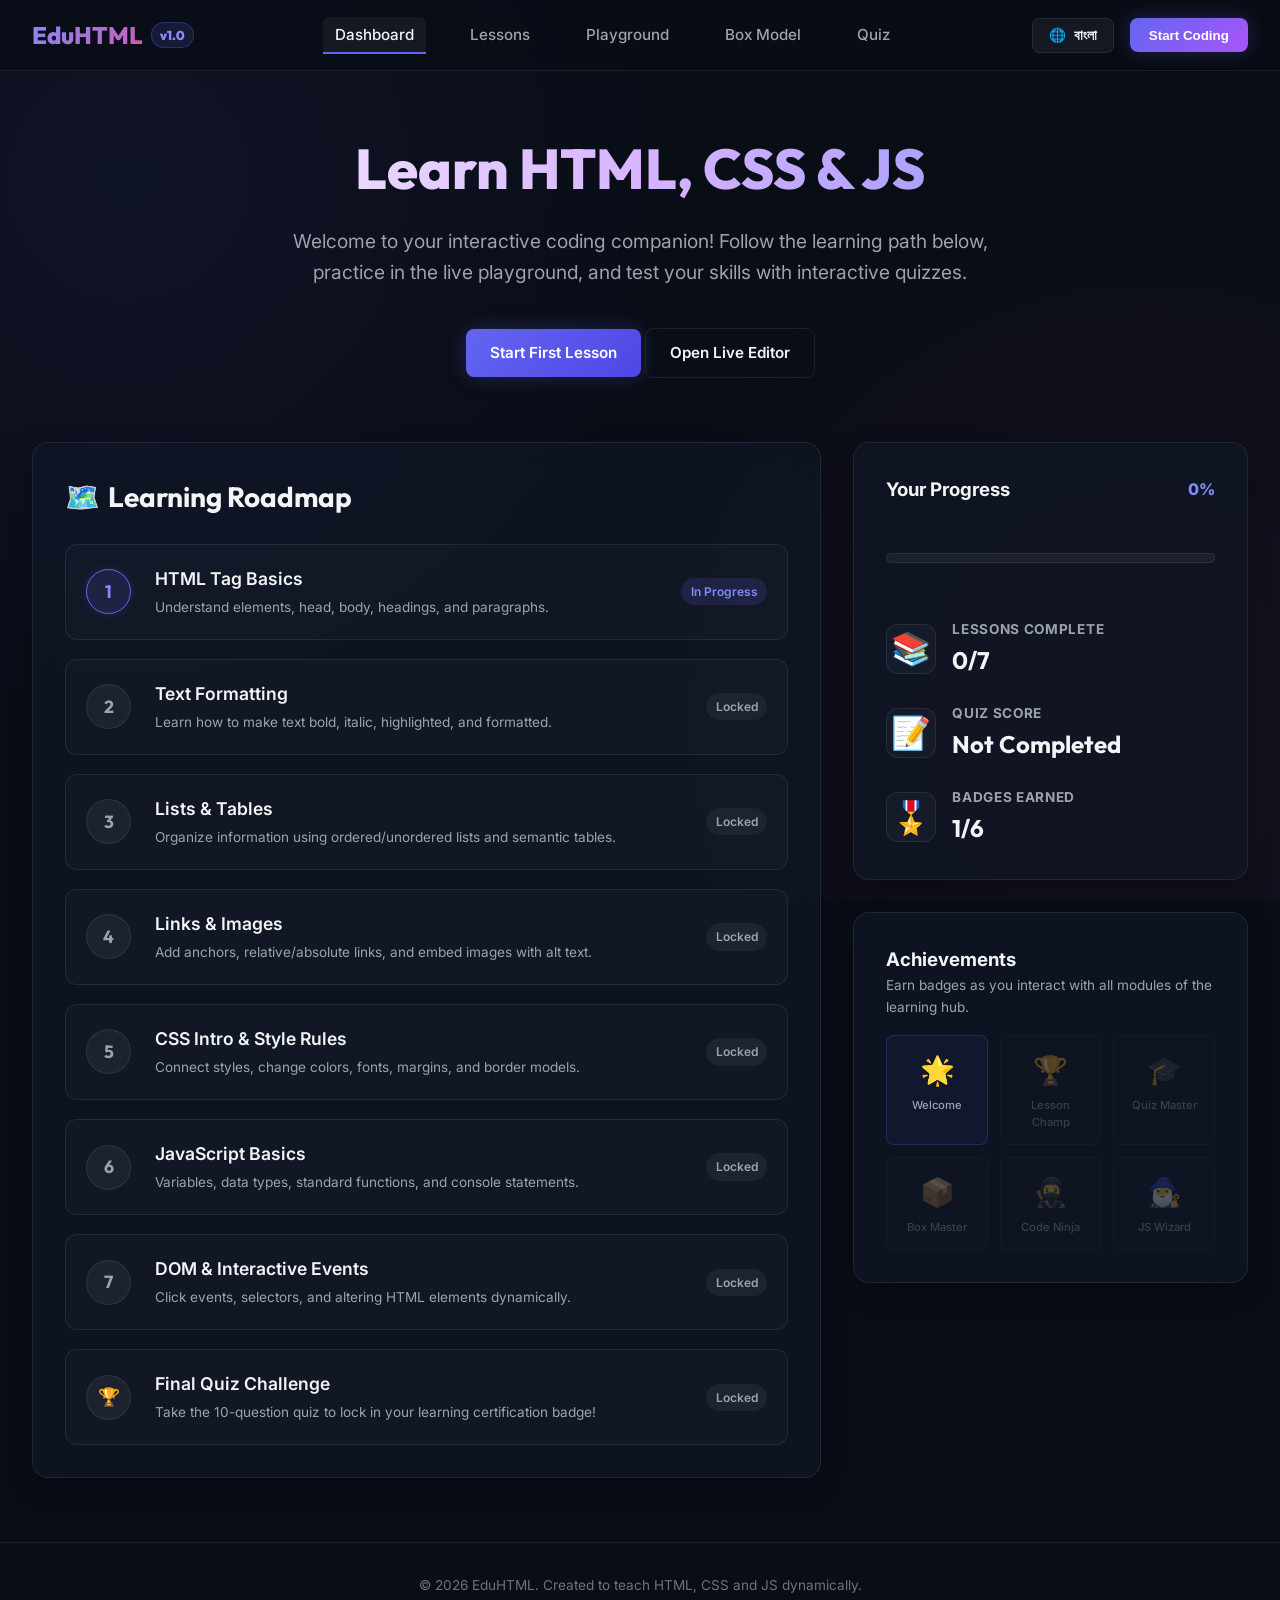
<file: eduhtml/index.html>
<!DOCTYPE html>
<html lang="en">
<head>
    <meta charset="UTF-8">
    <meta name="viewport" content="width=device-width, initial-scale=1.0">
    <title>EduHTML - Learn HTML & CSS Interactively</title>
    <link rel="stylesheet" href="assets/css/style.css">
</head>
<body>

    <header>
        <div class="container">
            <div class="header-wrapper">
                <div class="logo-area">
                    <a href="index.html">EduHTML <span data-translate="logo-subtitle">v1.0</span></a>
                </div>
                <nav class="menu-area">
                    <ul>
                        <li><a href="index.html" data-translate="nav-dashboard">Dashboard</a></li>
                        <li><a href="lessons.html" data-translate="nav-lessons">Lessons</a></li>
                        <li><a href="playground.html" data-translate="nav-playground">Playground</a></li>
                        <li><a href="box-model.html" data-translate="nav-box-model">Box Model</a></li>
                        <li><a href="quiz.html" data-translate="nav-quiz">Quiz</a></li>
                    </ul>
                </nav>
                <div style="display: flex; align-items: center;">
                    <div class="lang-switch-wrapper">
                        <button class="lang-switch-btn" id="lang-switch-btn">🌐 <span id="lang-switch-btn-text">বাংলা</span></button>
                    </div>
                    <div class="header-button">
                        <button><a href="playground.html" data-translate="btn-start-coding">Start Coding</a></button>
                    </div>
                </div>
            </div>
        </div>
    </header>

    <main class="container">
        <!-- Hero Section -->
        <section class="hero-section">
            <h1 data-translate="hero-title">Learn HTML, CSS & JS</h1>
            <p data-translate="hero-subtitle">Welcome to your interactive coding companion! Follow the learning path below, practice in the live playground, and test your skills with interactive quizzes.</p>
            <div class="hero-actions">
                <a href="lessons.html" class="btn btn-primary" data-translate="btn-start-first-lesson">Start First Lesson</a>
                <a href="playground.html" class="btn btn-outline" data-translate="btn-open-editor">Open Live Editor</a>
            </div>
        </section>

        <!-- Main Dashboard Layout -->
        <div class="dashboard-grid">
            
            <!-- Left Side: Roadmap Path -->
            <div class="glass-card">
                <h2 class="roadmap-title">
                    <span>🗺️</span> <span data-translate="roadmap-title">Learning Roadmap</span>
                </h2>
                <div class="roadmap-list">
                    <!-- Step 1 -->
                    <a href="lessons.html?lesson=tags-basics" class="roadmap-step" id="roadmap-step-tags-basics">
                        <div class="step-number">1</div>
                        <div class="step-details">
                            <h3 data-translate="step-tags-title">HTML Tag Basics</h3>
                            <p data-translate="step-tags-desc">Understand elements, head, body, headings, and paragraphs.</p>
                        </div>
                        <div class="step-badge" data-translate="status-start">Start</div>
                    </a>

                    <!-- Step 2 -->
                    <a href="lessons.html?lesson=formatting" class="roadmap-step" id="roadmap-step-formatting">
                        <div class="step-number">2</div>
                        <div class="step-details">
                            <h3 data-translate="step-formatting-title">Text Formatting</h3>
                            <p data-translate="step-formatting-desc">Learn how to make text bold, italic, highlighted, and formatted.</p>
                        </div>
                        <div class="step-badge" data-translate="status-locked">Locked</div>
                    </a>

                    <!-- Step 3 -->
                    <a href="lessons.html?lesson=lists-tables" class="roadmap-step" id="roadmap-step-lists-tables">
                        <div class="step-number">3</div>
                        <div class="step-details">
                            <h3 data-translate="step-lists-title">Lists & Tables</h3>
                            <p data-translate="step-lists-desc">Organize information using ordered/unordered lists and semantic tables.</p>
                        </div>
                        <div class="step-badge" data-translate="status-locked">Locked</div>
                    </a>

                    <!-- Step 4 -->
                    <a href="lessons.html?lesson=links-images" class="roadmap-step" id="roadmap-step-links-images">
                        <div class="step-number">4</div>
                        <div class="step-details">
                            <h3 data-translate="step-links-title">Links & Images</h3>
                            <p data-translate="step-links-desc">Add anchors, relative/absolute links, and embed images with alt text.</p>
                        </div>
                        <div class="step-badge" data-translate="status-locked">Locked</div>
                    </a>

                    <!-- Step 5 -->
                    <a href="lessons.html?lesson=css-basics" class="roadmap-step" id="roadmap-step-css-basics">
                        <div class="step-number">5</div>
                        <div class="step-details">
                            <h3 data-translate="step-css-title">CSS Intro & Style Rules</h3>
                            <p data-translate="step-css-desc">Connect styles, change colors, fonts, margins, and border models.</p>
                        </div>
                        <div class="step-badge" data-translate="status-locked">Locked</div>
                    </a>

                    <!-- Step 6 -->
                    <a href="lessons.html?lesson=js-basics" class="roadmap-step" id="roadmap-step-js-basics">
                        <div class="step-number">6</div>
                        <div class="step-details">
                            <h3 data-translate="step-js-basics-title">JavaScript Basics</h3>
                            <p data-translate="step-js-basics-desc">Variables, data types, standard functions, and console statements.</p>
                        </div>
                        <div class="step-badge" data-translate="status-locked">Locked</div>
                    </a>

                    <!-- Step 7 -->
                    <a href="lessons.html?lesson=js-dom" class="roadmap-step" id="roadmap-step-js-dom">
                        <div class="step-number">7</div>
                        <div class="step-details">
                            <h3 data-translate="step-js-dom-title">DOM & Interactive Events</h3>
                            <p data-translate="step-js-dom-desc">Click events, selectors, and altering HTML elements dynamically.</p>
                        </div>
                        <div class="step-badge" data-translate="status-locked">Locked</div>
                    </a>

                    <!-- Quiz Step -->
                    <a href="quiz.html" class="roadmap-step" id="roadmap-step-quiz">
                        <div class="step-number">🏆</div>
                        <div class="step-details">
                            <h3 data-translate="step-quiz-title">Final Quiz Challenge</h3>
                            <p data-translate="step-quiz-desc">Take the 10-question quiz to lock in your learning certification badge!</p>
                        </div>
                        <div class="step-badge" data-translate="status-locked">Locked</div>
                    </a>
                </div>
            </div>

            <!-- Right Side: Stats & Achievements -->
            <div class="stats-card-wrapper">
                <div class="glass-card stats-card" style="margin-bottom: 2rem;">
                    <div class="progress-header">
                        <h3 data-translate="your-progress">Your Progress</h3>
                        <span id="dashboard-progress-pct" style="font-weight: 800; color: var(--primary-light);">0%</span>
                    </div>
                    <div class="progress-bar-container">
                        <div class="progress-bar-fill" id="dashboard-progress-fill"></div>
                    </div>

                    <div class="stat-item">
                        <div class="stat-icon">📚</div>
                        <div class="stat-info">
                            <h4 data-translate="stat-lessons-completed">Lessons Complete</h4>
                            <p id="completed-lessons-count">0/7</p>
                        </div>
                    </div>

                    <div class="stat-item">
                        <div class="stat-icon">📝</div>
                        <div class="stat-info">
                            <h4 data-translate="stat-quiz-score">Quiz Score</h4>
                            <p id="quiz-completion-status" data-translate="stat-quiz-uncompleted">Not Completed</p>
                        </div>
                    </div>

                    <div class="stat-item">
                        <div class="stat-icon">🎖️</div>
                        <div class="stat-info">
                            <h4 data-translate="stat-badges-earned">Badges Earned</h4>
                            <p id="unlocked-badges-count">1/6</p>
                        </div>
                    </div>
                </div>

                <div class="glass-card">
                    <h3 data-translate="achievements-title">Achievements</h3>
                    <p style="font-size: 0.85rem; color: var(--text-secondary); margin-bottom: 1rem;" data-translate="achievements-subtitle">Earn badges as you interact with all modules of the learning hub.</p>
                    
                    <div class="badges-grid">
                        <!-- Badge 1: Welcome -->
                        <div class="badge-item" id="badge-welcome">
                            <div class="badge-icon">🌟</div>
                            <span data-translate="badge-welcome-title">Welcome</span>
                        </div>
                        <!-- Badge 2: Lesson Champ -->
                        <div class="badge-item" id="badge-lesson_champ">
                            <div class="badge-icon">🏆</div>
                            <span data-translate="badge-lesson-title">Lesson Champ</span>
                        </div>
                        <!-- Badge 3: Quiz Master -->
                        <div class="badge-item" id="badge-quiz_master">
                            <div class="badge-icon">🎓</div>
                            <span data-translate="badge-quiz-title">Quiz Master</span>
                        </div>
                        <!-- Badge 4: Visualizer Pro -->
                        <div class="badge-item" id="badge-visualizer_pro">
                            <div class="badge-icon">📦</div>
                            <span data-translate="badge-box-title">Box Master</span>
                        </div>
                        <!-- Badge 5: Code Ninja -->
                        <div class="badge-item" id="badge-code_ninja">
                            <div class="badge-icon">🥷</div>
                            <span data-translate="badge-ninja-title">Code Ninja</span>
                        </div>
                        <!-- Badge 6: JS Wizard -->
                        <div class="badge-item" id="badge-js_wizard">
                            <div class="badge-icon">🧙‍♂️</div>
                            <span data-translate="badge-js-title">JS Wizard</span>
                        </div>
                    </div>
                </div>
            </div>

        </div>
    </main>

    <footer style="border-top: 1px solid var(--border-color); padding: 2rem 0; text-align: center; margin-top: 4rem;">
        <div class="container">
            <p style="font-size: 0.85rem; color: var(--text-muted);" data-translate="footer-text">&copy; 2026 EduHTML. Created to teach HTML, CSS and JS dynamically.</p>
        </div>
    </footer>

    <script src="assets/js/app.js"></script>
</body>
</html>
</file>
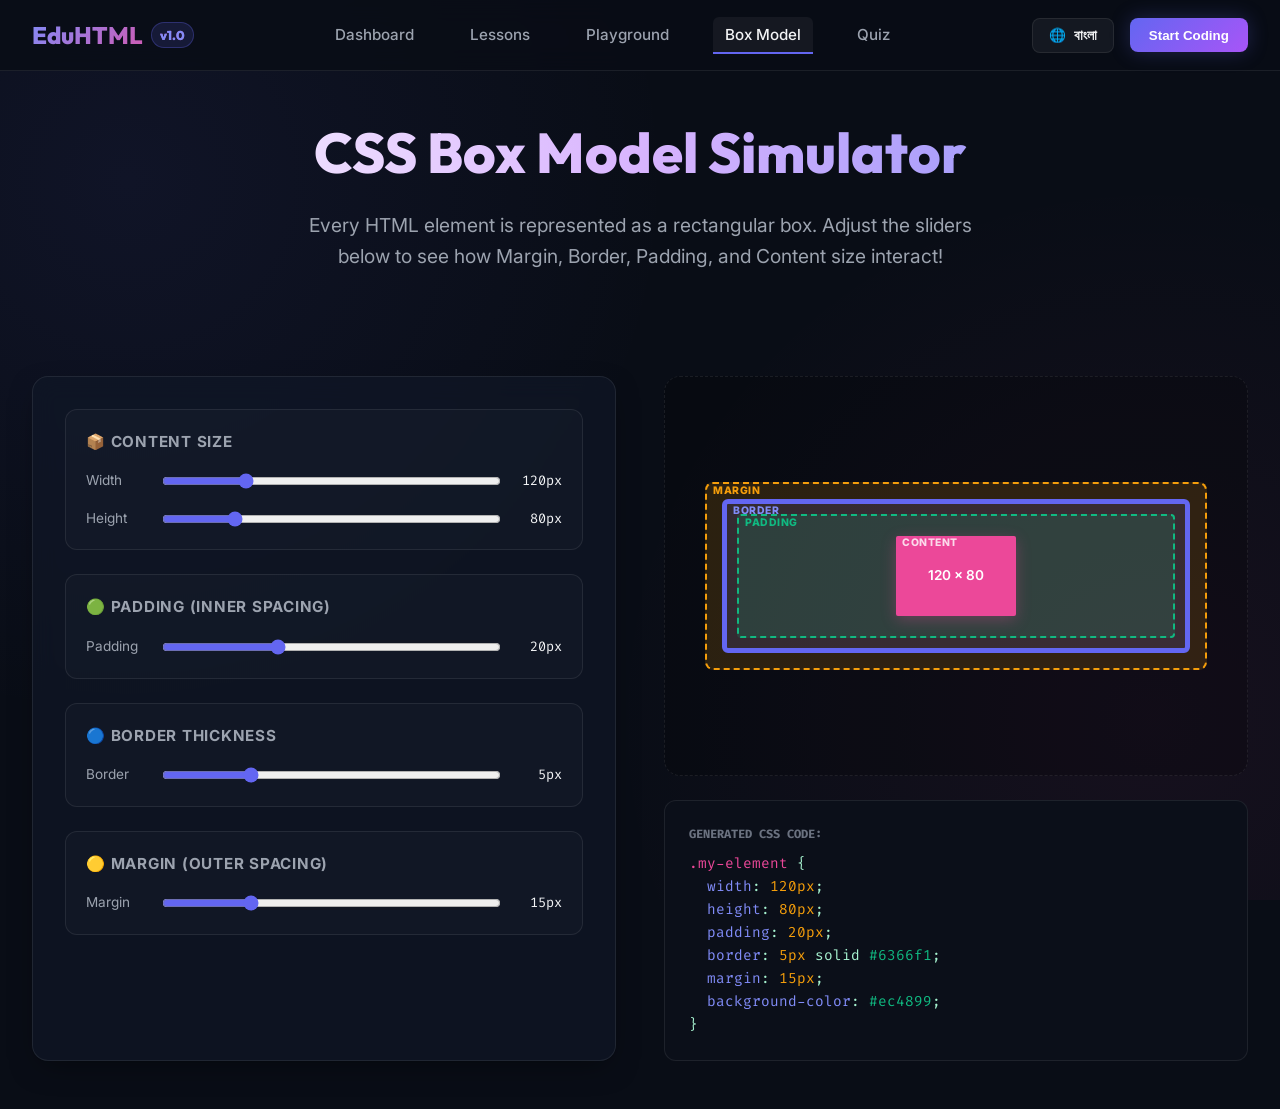
<file: eduhtml/box-model.html>
<!DOCTYPE html>
<html lang="en">
<head>
    <meta charset="UTF-8">
    <meta name="viewport" content="width=device-width, initial-scale=1.0">
    <title>Box Model Visualizer - EduHTML</title>
    <link rel="stylesheet" href="assets/css/style.css">
    <style>
        /* Override CSS pseudo-element labels to support translatable HTML spans */
        .box-margin::before, .box-border::before, .box-padding::before, .box-content::before {
            display: none !important;
        }
        
        .box-label {
            position: absolute;
            top: 2px;
            left: 6px;
            font-size: 0.65rem;
            font-weight: 800;
            pointer-events: none;
            line-height: 1;
            letter-spacing: 0.05em;
        }
        
        .box-margin > .box-label { color: #f59e0b; }
        .box-border > .box-label { color: #818cf8; }
        .box-padding > .box-label { color: #10b981; }
        .box-content > .box-label { color: rgba(255, 255, 255, 0.8); }
    </style>
</head>
<body>

    <header>
        <div class="container">
            <div class="header-wrapper">
                <div class="logo-area">
                    <a href="index.html">EduHTML <span data-translate="logo-subtitle">v1.0</span></a>
                </div>
                <nav class="menu-area">
                    <ul>
                        <li><a href="index.html" data-translate="nav-dashboard">Dashboard</a></li>
                        <li><a href="lessons.html" data-translate="nav-lessons">Lessons</a></li>
                        <li><a href="playground.html" data-translate="nav-playground">Playground</a></li>
                        <li><a href="box-model.html" data-translate="nav-box-model">Box Model</a></li>
                        <li><a href="quiz.html" data-translate="nav-quiz">Quiz</a></li>
                    </ul>
                </nav>
                <div style="display: flex; align-items: center;">
                    <div class="lang-switch-wrapper">
                        <button class="lang-switch-btn" id="lang-switch-btn">🌐 <span id="lang-switch-btn-text">বাংলা</span></button>
                    </div>
                    <div class="header-button">
                        <button><a href="playground.html" data-translate="btn-start-coding">Start Coding</a></button>
                    </div>
                </div>
            </div>
        </div>
    </header>

    <main class="container">
        <!-- Hero Section -->
        <section class="hero-section" style="padding: 3rem 0 1rem 0;">
            <h1 data-translate="box-title">CSS Box Model Simulator</h1>
            <p data-translate="box-subtitle">Every HTML element is represented as a rectangular box. Adjust the sliders below to see how Margin, Border, Padding, and Content size interact!</p>
        </section>

        <!-- Visualizer Grid Layout -->
        <div class="box-model-grid">
            
            <!-- Left Side: Sliders Controls -->
            <div class="glass-card control-panel">
                <!-- Content Sliders -->
                <div class="control-group">
                    <h3 data-translate="box-group-content">📦 Content Size</h3>
                    <div class="slider-container">
                        <div class="slider-row">
                            <label for="slider-width" data-translate="box-label-width">Width</label>
                            <input type="range" id="slider-width" min="80" max="250" value="120">
                            <span id="val-width">120px</span>
                        </div>
                        <div class="slider-row">
                            <label for="slider-height" data-translate="box-label-height">Height</label>
                            <input type="range" id="slider-height" min="50" max="200" value="80">
                            <span id="val-height">80px</span>
                        </div>
                    </div>
                </div>

                <!-- Padding Slider -->
                <div class="control-group">
                    <h3 data-translate="box-group-padding">🟢 Padding (Inner Spacing)</h3>
                    <div class="slider-container">
                        <div class="slider-row">
                            <label for="slider-padding" data-translate="box-label-padding-btn">Padding</label>
                            <input type="range" id="slider-padding" min="0" max="60" value="20">
                            <span id="val-padding">20px</span>
                        </div>
                    </div>
                </div>

                <!-- Border Slider -->
                <div class="control-group">
                    <h3 data-translate="box-group-border">🔵 Border Thickness</h3>
                    <div class="slider-container">
                        <div class="slider-row">
                            <label for="slider-border" data-translate="box-label-border-btn">Border</label>
                            <input type="range" id="slider-border" min="0" max="20" value="5">
                            <span id="val-border">5px</span>
                        </div>
                    </div>
                </div>

                <!-- Margin Slider -->
                <div class="control-group">
                    <h3 data-translate="box-group-margin">🟡 Margin (Outer Spacing)</h3>
                    <div class="slider-container">
                        <div class="slider-row">
                            <label for="slider-margin" data-translate="box-label-margin-btn">Margin</label>
                            <input type="range" id="slider-margin" min="0" max="60" value="15">
                            <span id="val-margin">15px</span>
                        </div>
                    </div>
                </div>
            </div>

            <!-- Right Side: Graphic Visualizer -->
            <div class="visualizer-pane">
                <div class="model-wrapper">
                    <!-- Margin container -->
                    <div class="box-margin" id="render-margin">
                        <span class="box-label" data-translate="box-label-margin">MARGIN</span>
                        <!-- Border container -->
                        <div class="box-border" id="render-border">
                            <span class="box-label" data-translate="box-label-border">BORDER</span>
                            <!-- Padding container -->
                            <div class="box-padding" id="render-padding">
                                <span class="box-label" data-translate="box-label-padding">PADDING</span>
                                <!-- Content box -->
                                <div class="box-content" id="render-content">
                                    <span class="box-label" data-translate="box-label-content">CONTENT</span>
                                    <span id="render-dimensions">120 x 80</span>
                                </div>
                            </div>
                        </div>
                    </div>
                </div>

                <!-- Generated CSS Code Box -->
                <div class="box-code-output">
                    <div style="color: var(--text-muted); font-size: 0.75rem; margin-bottom: 0.5rem; text-transform: uppercase; font-weight:700;" data-translate="box-code-title">Generated CSS Code:</div>
                    <span style="color: #ec4899;">.my-element</span> {<br>
                    &nbsp;&nbsp;<span style="color: #818cf8;">width</span>: <span id="code-width" style="color: #f59e0b;">120px</span>;<br>
                    &nbsp;&nbsp;<span style="color: #818cf8;">height</span>: <span id="code-height" style="color: #f59e0b;">80px</span>;<br>
                    &nbsp;&nbsp;<span style="color: #818cf8;">padding</span>: <span id="code-padding" style="color: #f59e0b;">20px</span>;<br>
                    &nbsp;&nbsp;<span style="color: #818cf8;">border</span>: <span id="code-border" style="color: #f59e0b;">5px</span> solid <span style="color: #10b981;">#6366f1</span>;<br>
                    &nbsp;&nbsp;<span style="color: #818cf8;">margin</span>: <span id="code-margin" style="color: #f59e0b;">15px</span>;<br>
                    &nbsp;&nbsp;<span style="color: #818cf8;">background-color</span>: <span style="color: #10b981;">#ec4899</span>;<br>
                    }
                </div>
            </div>

        </div>
    </main>

    <script src="assets/js/app.js"></script>
    <script>
        // Set visualizer translation maps
        if (typeof EduHTML !== 'undefined') {
            Object.assign(EduHTML.translations.en, {
                "box-title": "CSS Box Model Simulator",
                "box-subtitle": "Every HTML element is represented as a rectangular box. Adjust the sliders below to see how Margin, Border, Padding, and Content size interact!",
                "box-group-content": "📦 Content Size",
                "box-group-padding": "🟢 Padding (Inner Spacing)",
                "box-group-border": "🔵 Border Thickness",
                "box-group-margin": "🟡 Margin (Outer Spacing)",
                "box-label-width": "Width",
                "box-label-height": "Height",
                "box-label-padding-btn": "Padding",
                "box-label-border-btn": "Border",
                "box-label-margin-btn": "Margin",
                "box-label-margin": "MARGIN",
                "box-label-border": "BORDER",
                "box-label-padding": "PADDING",
                "box-label-content": "CONTENT",
                "box-code-title": "Generated CSS Code:"
            });
            Object.assign(EduHTML.translations.bn, {
                "box-title": "সিএসএস বক্স মডেল সিমুলেটর",
                "box-subtitle": "এইচটিএমএল এর প্রতিটি এলিমেন্টকে ব্রাউজার একটি চারকোনা বক্স হিসেবে হিসাব করে। মার্জিন, বর্ডার, প্যাডিং এবং কন্টেন্টের স্পেস বুঝতে স্লাইডারগুলো পরিবর্তন করুন!",
                "box-group-content": "📦 কন্টেন্ট সাইজ",
                "box-group-padding": "🟢 প্যাডিং (ভেতরের স্পেসিং)",
                "box-group-border": "🔵 বর্ডার থিকনেস",
                "box-group-margin": "🟡 মার্জিন (বাইরের স্পেসিং)",
                "box-label-width": "প্রস্থ (Width)",
                "box-label-height": "উচ্চতা (Height)",
                "box-label-padding-btn": "প্যাডিং",
                "box-label-border-btn": "বর্ডার",
                "box-label-margin-btn": "মার্জিন",
                "box-label-margin": "মার্জিন (MARGIN)",
                "box-label-border": "বর্ডার (BORDER)",
                "box-label-padding": "প্যাডিং (PADDING)",
                "box-label-content": "কন্টেন্ট (CONTENT)",
                "box-code-title": "জেনারেটেড সিএসএস কোড:"
            });
        }
    </script>
    <script src="assets/js/box-model.js"></script>
</body>
</html>
</file>
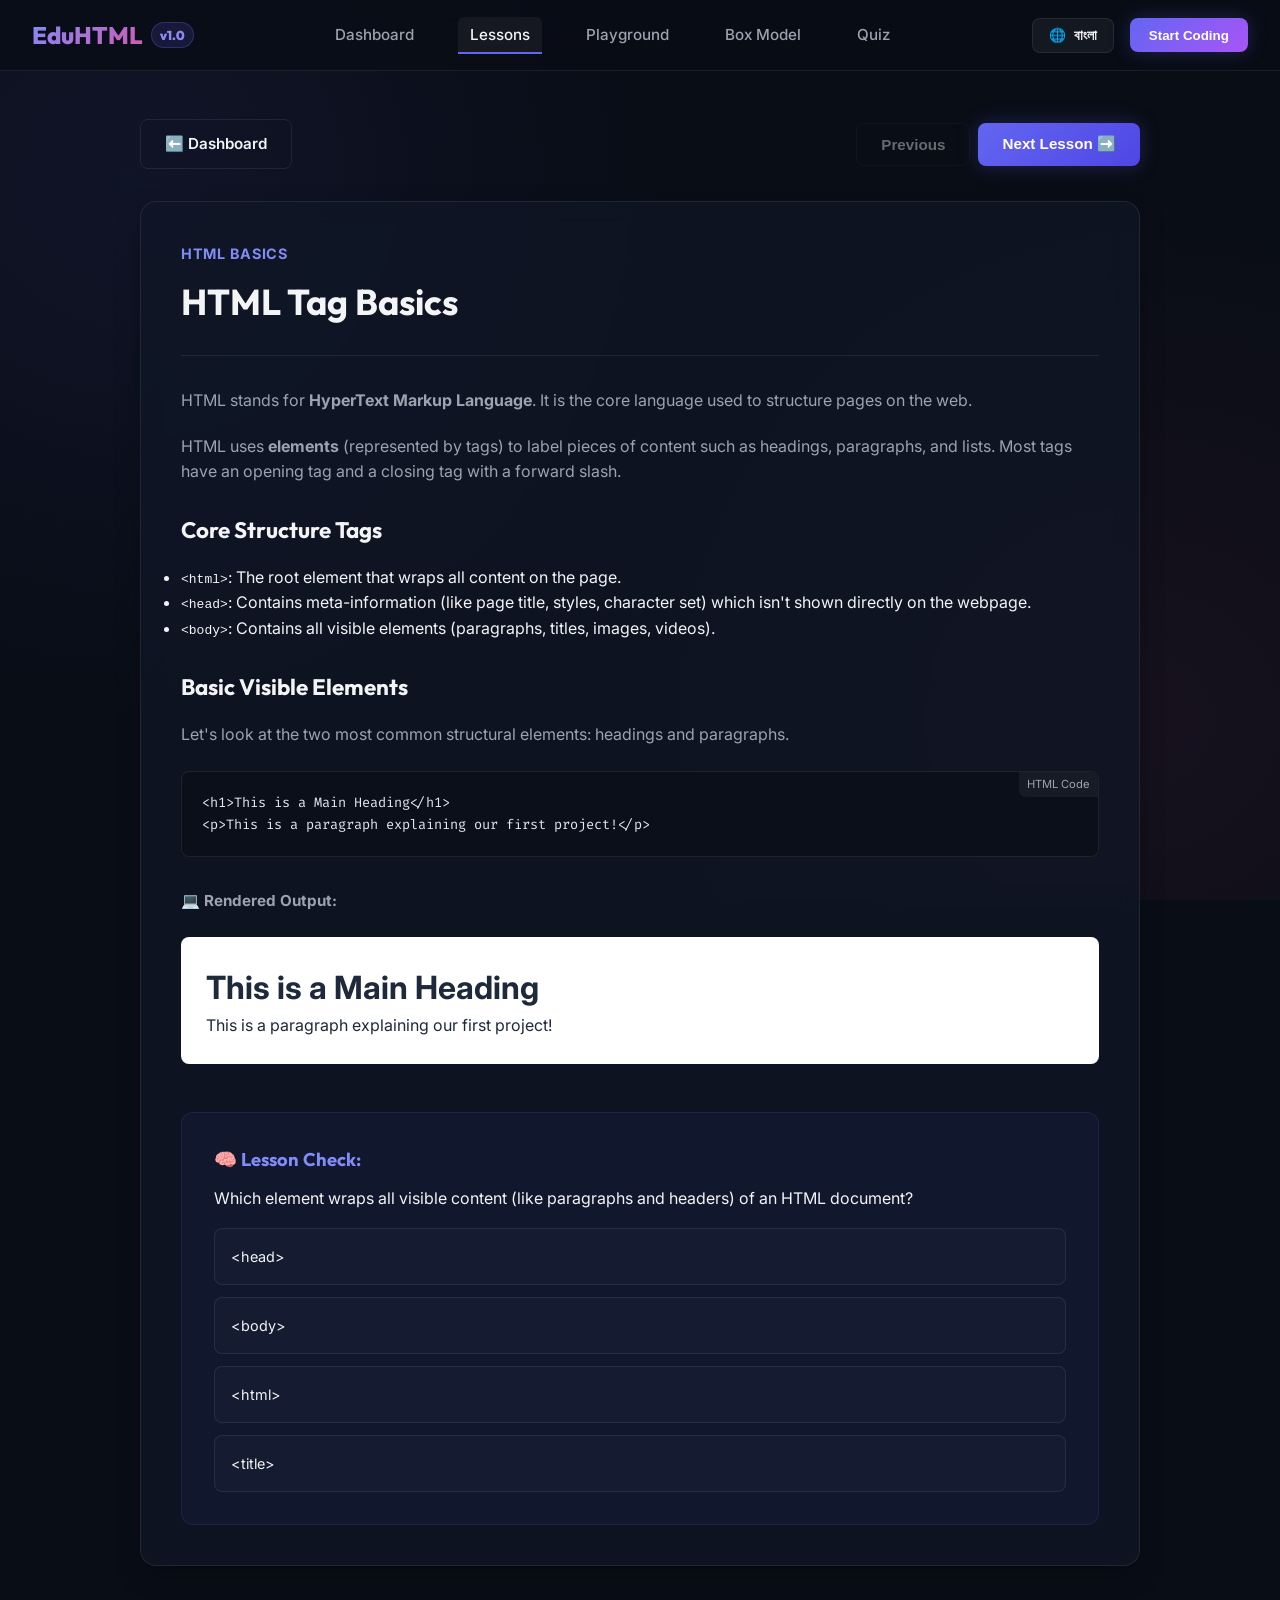
<file: eduhtml/lessons.html>
<!DOCTYPE html>
<html lang="en">
<head>
    <meta charset="UTF-8">
    <meta name="viewport" content="width=device-width, initial-scale=1.0">
    <title>Lessons - EduHTML</title>
    <link rel="stylesheet" href="assets/css/style.css">
</head>
<body>

    <header>
        <div class="container">
            <div class="header-wrapper">
                <div class="logo-area">
                    <a href="index.html">EduHTML <span data-translate="logo-subtitle">v1.0</span></a>
                </div>
                <nav class="menu-area">
                    <ul>
                        <li><a href="index.html" data-translate="nav-dashboard">Dashboard</a></li>
                        <li><a href="lessons.html" data-translate="nav-lessons">Lessons</a></li>
                        <li><a href="playground.html" data-translate="nav-playground">Playground</a></li>
                        <li><a href="box-model.html" data-translate="nav-box-model">Box Model</a></li>
                        <li><a href="quiz.html" data-translate="nav-quiz">Quiz</a></li>
                    </ul>
                </nav>
                <div style="display: flex; align-items: center;">
                    <div class="lang-switch-wrapper">
                        <button class="lang-switch-btn" id="lang-switch-btn">🌐 <span id="lang-switch-btn-text">বাংলা</span></button>
                    </div>
                    <div class="header-button">
                        <button><a href="playground.html" data-translate="btn-start-coding">Start Coding</a></button>
                    </div>
                </div>
            </div>
        </div>
    </header>

    <main class="container lessons-layout">
        <!-- Lesson Navigation Top -->
        <div class="lesson-navigation">
            <a href="index.html" class="btn btn-outline" id="btn-back-dashboard">⬅️ Dashboard</a>
            <div style="display: flex; gap: 0.5rem;">
                <button id="prev-lesson-btn" class="btn btn-outline">Previous</button>
                <button id="next-lesson-btn" class="btn btn-primary">Next Lesson ➡️</button>
            </div>
        </div>

        <!-- Lesson Render Card -->
        <div class="glass-card" style="padding: 2.5rem;">
            <div class="lesson-header">
                <div class="lesson-category" id="lesson-category">HTML Basics</div>
                <h2 id="lesson-title">Loading Lesson...</h2>
            </div>
            
            <div class="lesson-content" id="lesson-body">
                <!-- Dynamically populated -->
            </div>

            <!-- Visual Preview Section -->
            <div id="lesson-preview-container" style="margin-top: 2rem; display: none;">
                <h4 style="margin-bottom: 0.5rem; font-size: 0.95rem; color: var(--text-secondary);" id="label-output">💻 Rendered Output:</h4>
                <div class="visual-preview" id="lesson-preview-box">
                    <!-- HTML output renders here -->
                </div>
            </div>

            <!-- Lesson Mini Quiz check -->
            <div class="lesson-quiz-box" id="lesson-quiz-box" style="display: none;">
                <h4 id="label-lesson-check">🧠 Lesson Check:</h4>
                <p id="lesson-quiz-question">Question text?</p>
                <div class="lesson-quiz-options" id="lesson-quiz-options">
                    <!-- Dynamically populated options -->
                </div>
                <div id="lesson-quiz-feedback" style="margin-top: 1rem; font-weight: 600; font-size: 0.95rem; display: none;"></div>
            </div>
        </div>
    </main>

    <script src="assets/js/app.js"></script>
    <script>
        // Translatable controls for back/output
        const COMPONENT_TRANSLATIONS = {
            en: {
                "btn-back-dashboard": "⬅️ Dashboard",
                "label-output": "💻 Rendered Output:",
                "label-lesson-check": "🧠 Lesson Check:",
                "btn-prev": "Previous",
                "btn-next": "Next Lesson ➡️",
                "btn-finish-quiz": "Take Final Quiz! 🏆"
            },
            bn: {
                "btn-back-dashboard": "⬅️ ড্যাশবোর্ড",
                "label-output": "💻 আউটপুট প্রিভিউ:",
                "label-lesson-check": "🧠 লেসন যাচাই:",
                "btn-prev": "পূর্ববর্তী",
                "btn-next": "পরবর্তী লেসন ➡️",
                "btn-finish-quiz": "কুইজে অংশ নাও! 🏆"
            }
        };

        // Complete Bilingual Lesson Registry
        const LESSON_DATA = {
            'tags-basics': {
                id: 'tags-basics',
                next: 'formatting',
                prev: '',
                en: {
                    category: 'HTML Basics',
                    title: 'HTML Tag Basics',
                    body: `
                        <p>HTML stands for <strong>HyperText Markup Language</strong>. It is the core language used to structure pages on the web.</p>
                        <p>HTML uses <strong>elements</strong> (represented by tags) to label pieces of content such as headings, paragraphs, and lists. Most tags have an opening tag and a closing tag with a forward slash.</p>
                        <h3>Core Structure Tags</h3>
                        <ul>
                            <li><code>&lt;html&gt;</code>: The root element that wraps all content on the page.</li>
                            <li><code>&lt;head&gt;</code>: Contains meta-information (like page title, styles, character set) which isn't shown directly on the webpage.</li>
                            <li><code>&lt;body&gt;</code>: Contains all visible elements (paragraphs, titles, images, videos).</li>
                        </ul>
                        <h3>Basic Visible Elements</h3>
                        <p>Let's look at the two most common structural elements: headings and paragraphs.</p>
                        <div class="code-demo">
                            <span class="code-demo-label">HTML Code</span>
                            &lt;h1&gt;This is a Main Heading&lt;/h1&gt;<br>
                            &lt;p&gt;This is a paragraph explaining our first project!&lt;/p&gt;
                        </div>
                    `,
                    demoHtml: `<h1>This is a Main Heading</h1><p>This is a paragraph explaining our first project!</p>`,
                    question: 'Which element wraps all visible content (like paragraphs and headers) of an HTML document?',
                    options: [
                        { text: '<head>', correct: false },
                        { text: '<body>', correct: true },
                        { text: '<html>', correct: false },
                        { text: '<title>', correct: false }
                    ],
                    explanation: 'Correct! The &lt;body&gt; tag holds all the content that users see on the browser screen.'
                },
                bn: {
                    category: 'এইচটিএমএল বেসিকস',
                    title: 'এইচটিএমএল ট্যাগ পরিচিতি',
                    body: `
                        <p>HTML এর পূর্ণরূপ হল <strong>HyperText Markup Language</strong>। এটি একটি ওয়েব পেজ এর মূল কাঠামো তৈরি করতে ব্যবহৃত হয়।</p>
                        <p>এইচটিএমএল বিভিন্ন <strong>এলিমেন্টস</strong> (ট্যাগ দ্বারা নির্দেশিত) ব্যবহার করে কন্টেন্ট চিহ্নিত করে; যেমন- হেডিংস, প্যারাগ্রাফ ইত্যাদি। অধিকাংশ ট্যাগেরই একটি শুরু এবং শেষ করার ট্যাগ থাকে।</p>
                        <h3>মূল কাঠামো ট্যাগসমূহ</h3>
                        <ul>
                            <li><code>&lt;html&gt;</code>: এটি রুট এলিমেন্ট যা পুরো পেজের সমস্ত কন্টেন্টকে ধারণ করে।</li>
                            <li><code>&lt;head&gt;</code>: পেজের মেটা-তথ্য (যেমন- পেজের শিরোনাম, স্টাইল ইত্যাদি) ধারণ করে, যা সরাসরি ব্রাউজারে প্রদর্শিত হয় না।</li>
                            <li><code>&lt;body&gt;</code>: ব্রাউজার স্ক্রিনে দৃশ্যমান সকল কন্টেন্ট (হেডিং, প্যারাগ্রাফ, ইমেজ ইত্যাদি) ধারণ করে।</li>
                        </ul>
                        <h3>সাধারণ দৃশ্যমান এলিমেন্টস</h3>
                        <p>চলুন সবচেয়ে সাধারণ দুটি ট্যাগ হেডিং ও প্যারাগ্রাফ দেখে নিই।</p>
                        <div class="code-demo">
                            <span class="code-demo-label">এইচটিএমএল কোড</span>
                            &lt;h1&gt;এটি একটি মূল শিরোনাম&lt;/h1&gt;<br>
                            &lt;p&gt;এটি আমাদের প্রথম প্রজেক্টের একটি প্যারাগ্রাফ!&lt;/p&gt;
                        </div>
                    `,
                    demoHtml: `<h1>এটি একটি মূল শিরোনাম</h1><p>এটি আমাদের প্রথম প্রজেক্টের একটি প্যারাগ্রাফ!</p>`,
                    question: 'এইচটিএমএল ডকুমেন্টের ব্রাউজারে দৃশ্যমান সমস্ত কন্টেন্ট কোন ট্যাগের ভেতর থাকে?',
                    options: [
                        { text: '<head>', correct: false },
                        { text: '<body>', correct: true },
                        { text: '<html>', correct: false },
                        { text: '<title>', correct: false }
                    ],
                    explanation: 'সঠিক! &lt;body&gt; ট্যাগের ভেতরের অংশটুকুই ব্রাউজার স্ক্রিনে ব্যবহারকারীরা দেখতে পান।'
                }
            },
            'formatting': {
                id: 'formatting',
                next: 'lists-tables',
                prev: 'tags-basics',
                en: {
                    category: 'HTML Styling & Text',
                    title: 'Text Formatting',
                    body: `
                        <p>To highlight, emphasize, or emphasize specific words, HTML provides several text formatting elements.</p>
                        <h3>Common Formatting Elements</h3>
                        <ul>
                            <li><code>&lt;strong&gt;</code> (or <code>&lt;b&gt;</code>): Defines important text, rendered in bold.</li>
                            <li><code>&lt;em&gt;</code> (or <code>&lt;i&gt;</code>): Defines emphasized text, rendered in italics.</li>
                            <li><code>&lt;mark&gt;</code>: Defines highlighted text (like a yellow marker).</li>
                            <li><code>&lt;code&gt;</code>: Defines inline code snippet using monospace font.</li>
                        </ul>
                        <div class="code-demo">
                            <span class="code-demo-label">HTML Code</span>
                            &lt;p&gt;Learning HTML is &lt;strong&gt;extremely important&lt;/strong&gt; for web design.&lt;/p&gt;<br>
                            &lt;p&gt;Make sure to write &lt;em&gt;semantic&lt;/em&gt; tags!&lt;/p&gt;<br>
                            &lt;p&gt;We can also &lt;mark&gt;highlight key topics&lt;/mark&gt;.&lt;/p&gt;
                        </div>
                    `,
                    demoHtml: `<p>Learning HTML is <strong>extremely important</strong> for web design.</p><p>Make sure to write <em>semantic</em> tags!</p><p>We can also <mark>highlight key topics</mark>.</p>`,
                    question: 'Which tag is used to italicize text with semantic emphasis?',
                    options: [
                        { text: '<bold>', correct: false },
                        { text: '<strong>', correct: false },
                        { text: '<em>', correct: true },
                        { text: '<mark>', correct: false }
                    ],
                    explanation: 'Correct! The &lt;em&gt; tag italicizes text and provides structural emphasis for screen readers.'
                },
                bn: {
                    category: 'এইচটিএমএল টেক্সট',
                    title: 'টেক্সট ফরম্যাটিং',
                    body: `
                        <p>টেক্সটের কোনো গুরুত্বপূর্ণ অংশকে হাইলাইট, বোল্ড বা জোর দেয়ার জন্য এইচটিএমএল এ বিভিন্ন ফরম্যাটিং ট্যাগ রয়েছে।</p>
                        <h3>সাধারণ ফরম্যাটিং ট্যাগসমূহ</h3>
                        <ul>
                            <li><code>&lt;strong&gt;</code> (অথবা <code>&lt;b&gt;</code>): গুরুত্বপূর্ণ কোনো লেখাকে বোল্ড (মোটা) করে দেখায়।</li>
                            <li><code>&lt;em&gt;</code> (অথবা <code>&lt;i&gt;</code>): টেক্সটকে বাঁকা (ইটালিক) করে এর উপর জোর প্রদান করে।</li>
                            <li><code>&lt;mark&gt;</code>: টেক্সটের ব্যাকগ্রাউন্ড হাইলাইট (হলুদ মার্কার পেন এর মত) করে।</li>
                            <li><code>&lt;code&gt;</code>: ইনলাইন কোড স্নীপেট দেখানোর জন্য মনোস্পেস ফন্ট ব্যবহার করে।</li>
                        </ul>
                        <div class="code-demo">
                            <span class="code-demo-label">এইচটিএমএল কোড</span>
                            &lt;p&gt;এইচটিএমএল শেখা &lt;strong&gt;খুবই গুরুত্বপূর্ণ&lt;/strong&gt; ওয়েব ডিজাইনের জন্য।&lt;/p&gt;<br>
                            &lt;p&gt;সব সময় &lt;em&gt;semantic&lt;/em&gt; ট্যাগ ব্যবহার করুন।&lt;/p&gt;
                        </div>
                    `,
                    demoHtml: `<p>এইচটিএমএল শেখা <strong>খুবই গুরুত্বপূর্ণ</strong> ওয়েব ডিজাইনের জন্য।</p><p>সব সময় <em>semantic</em> ট্যাগ ব্যবহার করুন।</p>`,
                    question: 'কোন ট্যাগের মাধ্যমে টেক্সটকে অর্থবহ গুরুত্বসহ বাঁকা (ইটালিক) করে দেখানো হয়?',
                    options: [
                        { text: '<bold>', correct: false },
                        { text: '<strong>', correct: false },
                        { text: '<em>', correct: true },
                        { text: '<mark>', correct: false }
                    ],
                    explanation: 'সঠিক! &lt;em&gt; ট্যাগটি লেখাকে ইটালিক করার পাশাপাশি স্ক্রিন রিডারদের এর গুরুত্বের কথা জানায়।'
                }
            },
            'lists-tables': {
                id: 'lists-tables',
                next: 'links-images',
                prev: 'formatting',
                en: {
                    category: 'HTML Layout',
                    title: 'Lists & Tables',
                    body: `
                        <p>HTML lists help organize data, and HTML tables arrange data in rows and columns.</p>
                        <h3>Unordered vs Ordered Lists</h3>
                        <p>Unordered lists use bullet points, while ordered lists use numbers. Items in both lists are wrapped in list item (<code>&lt;li&gt;</code>) tags.</p>
                        <div class="code-demo">
                            <span class="code-demo-label">HTML Code</span>
                            &lt;ul&gt;<br>
                            &nbsp;&nbsp;&lt;li&gt;First bullet item&lt;/li&gt;<br>
                            &nbsp;&nbsp;&lt;li&gt;Second bullet item&lt;/li&gt;<br>
                            &lt;/ul&gt;
                        </div>
                        <h3>Tables Structure</h3>
                        <p>Tables are created using the <code>&lt;table&gt;</code> container, containing table rows (<code>&lt;tr&gt;</code>). Inside rows, we have headers (<code>&lt;th&gt;</code>) and table cell data (<code>&lt;td&gt;</code>).</p>
                    `,
                    demoHtml: `<ul><li>First bullet item</li><li>Second bullet item</li></ul><table border="1" style="border-collapse: collapse; margin-top: 10px; width: 100%; border: 1px solid #ddd;" cellpadding="8"><tr><th style="background:#f2f2f2; text-align:left;">Day</th><th style="background:#f2f2f2; text-align:left;">Topic</th></tr><tr><td>Mon</td><td>HTML Basics</td></tr></table>`,
                    question: 'Which tag is used to define a cell in an HTML table row?',
                    options: [
                        { text: '<tr>', correct: false },
                        { text: '<th>', correct: false },
                        { text: '<td>', correct: true },
                        { text: '<table>', correct: false }
                    ],
                    explanation: 'Correct! &lt;td&gt; stands for "table data" and represents a standard table cell.'
                },
                bn: {
                    category: 'এইচটিএমএল লেআউট',
                    title: 'লিস্ট ও টেবিল',
                    body: `
                        <p>তথ্যকে ক্রমানুসারে সাজাতে লিস্ট ব্যবহার করা হয় এবং সারি ও কলাম অনুযায়ী সাজাতে টেবিল ব্যবহার করা হয়।</p>
                        <h3>আনঅর্ডারড বনাম অর্ডারড লিস্ট</h3>
                        <p>আনঅর্ডারড লিস্টে বুলেট পয়েন্ট ব্যবহার হয় এবং অর্ডারড লিস্টে সংখ্যা ব্যবহার হয়। লিস্টের প্রতিটি আইটেমকে <code>&lt;li&gt;</code> ট্যাগ দিয়ে প্রকাশ করা হয়।</p>
                        <div class="code-demo">
                            <span class="code-demo-label">এইচটিএমএল কোড</span>
                            &lt;ul&gt;<br>
                            &nbsp;&nbsp;&lt;li&gt;প্রথম লিস্ট কন্টেন্ট&lt;/li&gt;<br>
                            &nbsp;&nbsp;&lt;li&gt;দ্বিতীয় লিস্ট কন্টেন্ট&lt;/li&gt;<br>
                            &lt;/ul&gt;
                        </div>
                        <h3>টেবিলের গঠন</h3>
                        <p>টেবিল তৈরি করতে <code>&lt;table&gt;</code> ট্যাগ ব্যবহার করা হয়। এর ভেতর সারি তৈরির জন্য <code>&lt;tr&gt;</code>, হেডার তৈরির জন্য <code>&lt;th&gt;</code> এবং কলাম তৈরির জন্য <code>&lt;td&gt;</code> ব্যবহার করা হয়।</p>
                    `,
                    demoHtml: `<ul><li>প্রথম লিস্ট কন্টেন্ট</li><li>দ্বিতীয় লিস্ট কন্টেন্ট</li></ul><table border="1" style="border-collapse: collapse; margin-top: 10px; width: 100%; border: 1px solid #ddd;" cellpadding="8"><tr><th style="background:#f2f2f2; text-align:left;">দিন</th><th style="background:#f2f2f2; text-align:left;">বিষয়</th></tr><tr><td>সোম</td><td>এইচটিএমএল বেসিকস</td></tr></table>`,
                    question: 'টেবিল সারির ভেতর একটি নির্দিষ্ট সেল বা কলাম তৈরি করতে কোন ট্যাগ ব্যবহার করা হয়?',
                    options: [
                        { text: '<tr>', correct: false },
                        { text: '<th>', correct: false },
                        { text: '<td>', correct: true },
                        { text: '<table>', correct: false }
                    ],
                    explanation: 'সঠিক! &lt;td&gt; এর মানে হল "Table Data", যা প্রতিটি টেবিল সেলে তথ্য স্থাপনের জন্য ব্যবহৃত হয়।'
                }
            },
            'links-images': {
                id: 'links-images',
                next: 'css-basics',
                prev: 'lists-tables',
                en: {
                    category: 'HTML Media',
                    title: 'Links & Images',
                    body: `
                        <p>Links make the web connected, and images make it visually engaging.</p>
                        <h3>Links (Anchor Tags)</h3>
                        <p>The <code>&lt;a&gt;</code> tag creates hyperlinks. It requires the <code>href</code> attribute to specify the destination URL.</p>
                        <h3>Images</h3>
                        <p>The <code>&lt;img&gt;</code> tag embeds images. It requires the <code>src</code> attribute to point to the file path or URL, and the <code>alt</code> attribute to describe the image content. <strong>Note:</strong> The image tag is self-closing (no closing tag needed).</p>
                        <div class="code-demo">
                            <span class="code-demo-label">HTML Code</span>
                            &lt;a href="https://www.w3schools.com" target="_blank"&gt;Visit W3Schools Tutorial&lt;/a&gt;
                        </div>
                    `,
                    demoHtml: `<a href="https://www.w3schools.com" target="_blank" style="color: #6366f1; text-decoration: underline;">Visit W3Schools Tutorial</a><br><br><img src="https://images.unsplash.com/photo-1531403009284-440f080d1e12?w=400" alt="Code on Screen" style="max-width:100%; height: auto; border-radius:4px; margin-top:10px;">`,
                    question: 'Which attribute inside an <a> tag specifies the destination page URL?',
                    options: [
                        { text: 'src', correct: false },
                        { text: 'link', correct: false },
                        { text: 'href', correct: true },
                        { text: 'target', correct: false }
                    ],
                    explanation: 'Correct! href stands for "hypertext reference" and holds the destination URL.'
                },
                bn: {
                    category: 'এইচটিএমএল মিডিয়া',
                    title: 'লিঙ্ক ও ইমেজ',
                    body: `
                        <p>লিঙ্ক ব্যবহার করে একটি ওয়েব পেজ এর সাথে অন্য ওয়েব পেজ সংযুক্ত করা হয় এবং ইমেজ ব্যবহার করে পেজকে আকর্ষণীয় করা হয়।</p>
                        <h3>লিঙ্ক (অ্যাঙ্কর ট্যাগ)</h3>
                        <p>লিঙ্ক তৈরির জন্য <code>&lt;a&gt;</code> ট্যাগ ব্যবহার করা হয়। এর ভেতর <code>href</code> অ্যাট্রিবিউট ব্যবহার করে গন্তব্যস্থলের লিঙ্ক দিতে হয়।</p>
                        <h3>ইমেজ বা ছবি</h3>
                        <p>ছবি যুক্ত করার জন্য <code>&lt;img&gt;</code> ট্যাগ ব্যবহৃত হয়। এতে ছবি প্রদর্শনের জন্য <code>src</code> (উৎস) এবং ছবি লোড না হলে টেক্সট দেখানোর জন্য <code>alt</code> (বিকল্প নাম) দিতে হয়। ছবি একটি সেলফ-ক্লোজিং ট্যাগ।</p>
                    `,
                    demoHtml: `<a href="https://www.w3schools.com" target="_blank" style="color: #6366f1; text-decoration: underline;">W3Schools ভিজিট করুন</a><br><br><img src="https://images.unsplash.com/photo-1531403009284-440f080d1e12?w=400" alt="Code on Screen" style="max-width:100%; height: auto; border-radius:4px; margin-top:10px;">`,
                    question: '<a> ট্যাগের কোন অ্যাট্রিবিউট ব্যবহার করে গন্তব্যস্থলের ইউআরএল (URL) সেট করা হয়?',
                    options: [
                        { text: 'src', correct: false },
                        { text: 'link', correct: false },
                        { text: 'href', correct: true },
                        { text: 'target', correct: false }
                    ],
                    explanation: 'সঠিক! href মানে "Hypertext Reference", যা লিঙ্কের গন্তব্য নির্ধারণ করে।'
                }
            },
            'css-basics': {
                id: 'css-basics',
                next: 'js-basics',
                prev: 'links-images',
                en: {
                    category: 'CSS Basics',
                    title: 'CSS Styling Rules',
                    body: `
                        <p>CSS (Cascading Style Sheets) is what styles and formats our plain HTML structures.</p>
                        <h3>CSS Syntax</h3>
                        <p>A CSS rule contains a <strong>selector</strong> (tells the browser which HTML elements to style) and a <strong>declaration block</strong> containing key-value property statements.</p>
                        <div class="code-demo">
                            <span class="code-demo-label">CSS Code</span>
                            h1 {<br>
                            &nbsp;&nbsp;color: #8b5cf6;<br>
                            &nbsp;&nbsp;font-family: Arial, sans-serif;<br>
                            &nbsp;&nbsp;text-align: center;<br>
                            }
                        </div>
                        <h3>Core Properties</h3>
                        <ul>
                            <li><code>color</code>: Sets text color.</li>
                            <li><code>background-color</code>: Sets background fill color.</li>
                            <li><code>padding</code>: Spacing inside the border of the element.</li>
                            <li><code>margin</code>: Spacing outside the border of the element.</li>
                        </ul>
                    `,
                    demoHtml: `<h1 style="color: #8b5cf6; font-family: Arial, sans-serif; text-align: center; margin: 0 0 10px 0;">Styled Header</h1><p style="background-color: #f3e8ff; border: 1px solid #d8b4fe; padding: 15px; border-radius: 6px; color: #581c87; font-family: sans-serif;">This paragraph has custom background padding, color, and border styling applied to it!</p>`,
                    question: 'Which CSS property creates spacing inside the border of an element?',
                    options: [
                        { text: 'margin', correct: false },
                        { text: 'padding', correct: true },
                        { text: 'border', correct: false },
                        { text: 'spacing', correct: false }
                    ],
                    explanation: 'Correct! Padding creates space inside the element border, while margin creates space outside.'
                },
                bn: {
                    category: 'সিএসএস বেসিকস',
                    title: 'সিএসএস পরিচিতি ও স্টাইল রুলস',
                    body: `
                        <p>CSS (Cascading Style Sheets) দিয়ে এইচটিএমএল এর সাধারণ কাঠামোকে স্টাইল এবং সুন্দরভাবে সাজানো হয়।</p>
                        <h3>সিএসএস লেখার নিয়ম (Syntax)</h3>
                        <p>একটি সিএসএস রুলে একটি <strong>সিলেক্টর</strong> থাকে (যা নির্ধারণ করে কোন উপাদান সাজানো হবে) এবং একটি <strong>ডিক্লেয়ারেশন ব্লক</strong> থাকে যেখানে প্রপার্টি ও ভ্যালু থাকে।</p>
                        <div class="code-demo">
                            <span class="code-demo-label">সিএসএস কোড</span>
                            h1 {<br>
                            &nbsp;&nbsp;color: #8b5cf6;<br>
                            &nbsp;&nbsp;text-align: center;<br>
                            }
                        </div>
                        <h3>প্রধান প্রধান প্রপার্টিসমূহ</h3>
                        <ul>
                            <li><code>color</code>: লেখার কালার পরিবর্তন করে।</li>
                            <li><code>background-color</code>: এলিমেন্টের পেছনের ব্যাকগ্রাউন্ড কালার সেট করে।</li>
                            <li><code>padding</code>: এলিমেন্ট বর্ডারের ভেতরের খালি জায়গা নির্ধারণ করে।</li>
                            <li><code>margin</code>: এলিমেন্ট বর্ডারের বাইরের খালি জায়গা নির্ধারণ করে।</li>
                        </ul>
                    `,
                    demoHtml: `<h1 style="color: #8b5cf6; font-family: Arial, sans-serif; text-align: center; margin: 0 0 10px 0;">স্টাইলড হেডার</h1><p style="background-color: #f3e8ff; border: 1px solid #d8b4fe; padding: 15px; border-radius: 6px; color: #581c87; font-family: sans-serif;">এই প্যারাগ্রাফটিতে কাস্টম ব্যাকগ্রাউন্ড কালার, প্যাডিং এবং বর্ডার স্টাইল ব্যবহার করা হয়েছে!</p>`,
                    question: 'কোন সিএসএস প্রপার্টি দিয়ে এলিমেন্ট বর্ডারের ভেতরের খালি জায়গা (স্পেসিং) তৈরি করা হয়?',
                    options: [
                        { text: 'margin', correct: false },
                        { text: 'padding', correct: true },
                        { text: 'border', correct: false },
                        { text: 'spacing', correct: false }
                    ],
                    explanation: 'সঠিক! প্যাডিং বর্ডারের ভেতরে খালি জায়গা তৈরি করে, আর মার্জিন বর্ডারের বাইরের দিকে স্পেস তৈরি করে।'
                }
            },
            'js-basics': {
                id: 'js-basics',
                next: 'js-dom',
                prev: 'css-basics',
                en: {
                    category: 'JavaScript Basics',
                    title: 'Introduction to JavaScript',
                    body: `
                        <p>JavaScript (JS) is a programming language that adds interactivity, logic, and behavior to a website.</p>
                        <h3>Variables & Declarations</h3>
                        <p>Variables store data values. We declare variables using three main keywords:</p>
                        <ul>
                            <li><code>const</code>: Declares a read-only variable whose value cannot be changed (reassigned) later.</li>
                            <li><code>let</code>: Declares a block-scoped variable that <strong>can</strong> be changed/reassigned later.</li>
                            <li><code>var</code>: An older, function-scoped keyword.</li>
                        </ul>
                        <div class="code-demo">
                            <span class="code-demo-label">JS Code</span>
                            let score = 10;<br>
                            score = 15; // Works fine!<br>
                            const maxScore = 100;
                        </div>
                        <h3>Console Logging</h3>
                        <p>We use <code>console.log()</code> to output messages to the developer console for testing.</p>
                    `,
                    demoHtml: `<div style="font-family: sans-serif; text-align: center;"><p style="font-size: 1.1rem; color: #1e293b;">Click to test a script function:</p><button onclick="alert('Hello from JavaScript variables!')" style="background:#6366f1; color:white; border:none; padding:10px 15px; border-radius:6px; cursor:pointer; font-weight:600;">Run Alert Function</button></div>`,
                    question: 'Which JS keyword is used to declare a variable that CAN be changed (reassigned) later?',
                    options: [
                        { text: 'const', correct: false },
                        { text: 'let', correct: true },
                        { text: 'static', correct: false },
                        { text: 'final', correct: false }
                    ],
                    explanation: 'Correct! Variables declared with &lt;code&gt;let&lt;/code&gt; are block-scoped and can be reassigned multiple times.'
                },
                bn: {
                    category: 'জাভাস্ক্রিপ্ট বেসিকস',
                    title: 'জাভাস্ক্রিপ্ট পরিচিতি',
                    body: `
                        <p>JavaScript (JS) হল একটি প্রোগ্রামিং ভাষা যা একটি সাধারণ ওয়েবসাইটকে ইন্টারেক্টিভ ও ফাংশনাল করতে ব্যবহৃত হয়।</p>
                        <h3>ভেরিয়েবল পরিচিতি ও ডিক্লেয়ারেশন</h3>
                        <p>ভেরিয়েবল হল কন্টেইনার যাতে যেকোনো তথ্য সংরক্ষণ করা যায়। ভেরিয়েবল ঘোষণার ৩টি প্রধান কিওয়ার্ড:</p>
                        <ul>
                            <li><code>const</code>: অপরিবর্তনশীল ভেরিয়েবল তৈরি করে যার মান পরবর্তীতে বদলানো যায় না।</li>
                            <li><code>let</code>: পরিবর্তনশীল ভেরিয়েবল তৈরি করে যার মান পরবর্তীতে পরিবর্তন করা যায়।</li>
                            <li><code>var</code>: পূর্ববর্তী ভার্সনে ব্যবহৃত কিওয়ার্ড (যা বর্তমানে কম ব্যবহৃত হয়)।</li>
                        </ul>
                        <div class="code-demo">
                            <span class="code-demo-label">জাভাস্ক্রিপ্ট কোড</span>
                            let score = 10;<br>
                            score = 15; // সঠিক!<br>
                            const maxScore = 100;
                        </div>
                        <h3>কনসোল লগিং</h3>
                        <p>ব্রাউজারের কনসোল বক্সে কোনো বার্তা প্রদর্শন করতে আমরা <code>console.log()</code> ব্যবহার করি যা ডেভেলপারদের পরীক্ষার জন্য প্রয়োজনীয়।</p>
                    `,
                    demoHtml: `<div style="font-family: sans-serif; text-align: center;"><p style="font-size: 1.1rem; color: #1e293b;">জাভাস্ক্রিপ্ট ফাংশন পরীক্ষা করার জন্য ক্লিক করুন:</p><button onclick="alert('জাভাস্ক্রিপ্ট ভেরিয়েবল এলার্ট সফল!')" style="background:#6366f1; color:white; border:none; padding:10px 15px; border-radius:6px; cursor:pointer; font-weight:600;">অ্যালার্ট রান করুন</button></div>`,
                    question: 'জাভাস্ক্রিপ্টে কোন কিওয়ার্ড ব্যবহার করে এমন ভেরিয়েবল ঘোষণা করা যায় যার মান পরবর্তীতে পরিবর্তন করা সম্ভব?',
                    options: [
                        { text: 'const', correct: false },
                        { text: 'let', correct: true },
                        { text: 'static', correct: false },
                        { text: 'final', correct: false }
                    ],
                    explanation: 'সঠিক! &lt;code&gt;let&lt;/code&gt; কিওয়ার্ডের মাধ্যমে ঘোষিত ভেরিয়েবলের মান যেকোনো সময় বদলানো বা রি-অ্যাসাইন করা যায়।'
                }
            },
            'js-dom': {
                id: 'js-dom',
                next: '',
                prev: 'js-basics',
                en: {
                    category: 'JavaScript Basics',
                    title: 'DOM Manipulation & Events',
                    body: `
                        <p>The <strong>DOM (Document Object Model)</strong> is the tree-like structure of HTML elements. JavaScript can manipulate (change) the DOM in real-time.</p>
                        <h3>Selecting Elements</h3>
                        <p>To change an element, we must first find it. The most common selector is:</p>
                        <ul>
                            <li><code>document.getElementById("my-id")</code>: Selects the single element with the specified id attribute.</li>
                        </ul>
                        <h3>Events & Click Actions</h3>
                        <p>Interactive websites respond to user events like clicks. We register event listeners to execute code on trigger.</p>
                        <div class="code-demo">
                            <span class="code-demo-label">JS Code</span>
                            myButton.addEventListener("click", function() {<br>
                            &nbsp;&nbsp;myText.textContent = "Button was clicked!";<br>
                            });
                        </div>
                    `,
                    demoHtml: `<div style="font-family: sans-serif; text-align: center; padding:10px;"><p id="js-demo-text" style="font-size: 1.2rem; color: #475569; transition: color 0.3s;">I am a plain paragraph.</p><button id="js-demo-btn" onclick="document.getElementById('js-demo-text').textContent = 'Wow, JavaScript changed me!'; document.getElementById('js-demo-text').style.color = '#ec4899';" style="background:#ec4899; color:white; border:none; padding:10px 15px; border-radius:6px; cursor:pointer; font-weight:600; margin-top: 10px;">Change Me! (Trigger JS)</button></div>`,
                    question: 'Which method is used to retrieve a single element based on its unique ID attribute?',
                    options: [
                        { text: 'document.selectId()', correct: false },
                        { text: 'document.getElementById()', correct: true },
                        { text: 'document.querySelector(id)', correct: false },
                        { text: 'document.findElement()', correct: false }
                    ],
                    explanation: 'Correct! document.getElementById() retrieves the unique DOM element matching the ID.'
                },
                bn: {
                    category: 'জাভাস্ক্রিপ্ট বেসিকস',
                    title: 'ডম ম্যানিপুলেশন ও ইভেন্টস',
                    body: `
                        <p>এইচটিএমএল এলিমেন্টের গাছ বা ট্রি-র মত বিন্যাসকে <strong>DOM (Document Object Model)</strong> বলে। জাভাস্ক্রিপ্ট ডম পরিবর্তনের মাধ্যমে ওয়েবসাইটের যেকোনো লেখা বা রং বদলাতে পারে।</p>
                        <h3>এলিমেন্ট সিলেক্ট করা</h3>
                        <p>কোনো এলিমেন্ট পরিবর্তন করার আগে তা খুঁজে বের করতে হয়। সবচেয়ে প্রচলিত পদ্ধতি:</p>
                        <ul>
                            <li><code>document.getElementById("my-id")</code>: এই পদ্ধতি দিয়ে ডকুমেন্টের নির্দিষ্ট আইডি যুক্ত উপাদানকে খুঁজে বের করা হয়।</li>
                        </ul>
                        <h3>ইভেন্টস এবং ক্লিক অ্যাকশন</h3>
                        <p>ইন্টারেক্টিভ ওয়েবসাইটে ব্যবহারকারীর প্রতি সাড়া দেয়ার জন্য ইভেন্ট ব্যবহৃত হয়। যেমন- ক্লিক ইভেন্ট শোনার জন্য অ্যাড-ইভেন্ট-লিসেনার ব্যবহৃত হয়।</p>
                        <div class="code-demo">
                            <span class="code-demo-label">জাভাস্ক্রিপ্ট কোড</span>
                            myButton.addEventListener("click", function() {<br>
                            &nbsp;&nbsp;myText.textContent = "ক্লিক করা হয়েছে!";<br>
                            });
                        </div>
                    `,
                    demoHtml: `<div style="font-family: sans-serif; text-align: center; padding:10px;"><p id="js-demo-text" style="font-size: 1.2rem; color: #475569; transition: color 0.3s;">আমি একটি সাধারণ প্যারাগ্রাফ।</p><button id="js-demo-btn" onclick="document.getElementById('js-demo-text').textContent = 'ওয়াও, জাভাস্ক্রিপ্ট পরিবর্তন করেছে!'; document.getElementById('js-demo-text').style.color = '#ec4899';" style="background:#ec4899; color:white; border:none; padding:10px 15px; border-radius:6px; cursor:pointer; font-weight:600; margin-top: 10px;">ক্লিক করুন! (রান জেএস)</button></div>`,
                    question: 'কোনো নির্দিষ্ট আইডি (ID) সম্পন্ন এলিমেন্টকে জাভাস্ক্রিপ্টে খুঁজে পেতে নিচের কোন মেথডটি ব্যবহার করা হয়?',
                    options: [
                        { text: 'document.selectId()', correct: false },
                        { text: 'document.getElementById()', correct: true },
                        { text: 'document.querySelector(id)', correct: false },
                        { text: 'document.findElement()', correct: false }
                    ],
                    explanation: 'সঠিক! document.getElementById() হচ্ছে ডকুমেন্টের নির্দিষ্ট আইডির এলিমেন্ট নির্বাচনের আদর্শ পদ্ধতি।'
                }
            }
        };

        // Get current lesson ID from query
        function getQueryParam(name) {
            const urlParams = new URLSearchParams(window.location.search);
            return urlParams.get(name) || 'tags-basics';
        }

        // Render slide
        function loadLesson(lessonId) {
            const lesson = LESSON_DATA[lessonId];
            if (!lesson) return;

            const lang = typeof EduHTML !== 'undefined' ? EduHTML.getLanguage() : 'en';
            const langData = lesson[lang];

            // Render controls translations
            const dict = COMPONENT_TRANSLATIONS[lang];
            document.getElementById('btn-back-dashboard').textContent = dict["btn-back-dashboard"];
            document.getElementById('label-output').textContent = dict["label-output"];
            document.getElementById('label-lesson-check').textContent = dict["label-lesson-check"];

            // Render Lesson Contents
            document.getElementById('lesson-category').textContent = langData.category;
            document.getElementById('lesson-title').textContent = langData.title;
            document.getElementById('lesson-body').innerHTML = langData.body;
            
            // Render Live Demo Output
            const previewContainer = document.getElementById('lesson-preview-container');
            const previewBox = document.getElementById('lesson-preview-box');
            if (lesson[lang].demoHtml) {
                previewBox.innerHTML = lesson[lang].demoHtml;
                previewContainer.style.display = 'block';
            } else {
                previewContainer.style.display = 'none';
            }

            // Render Mini Check Question
            const quizBox = document.getElementById('lesson-quiz-box');
            const quizQuestion = document.getElementById('lesson-quiz-question');
            const quizOptions = document.getElementById('lesson-quiz-options');
            const quizFeedback = document.getElementById('lesson-quiz-feedback');

            quizQuestion.textContent = langData.question;
            quizOptions.innerHTML = '';
            quizFeedback.style.display = 'none';

            langData.options.forEach(opt => {
                const btn = document.createElement('div');
                btn.className = 'lesson-quiz-option';
                btn.textContent = opt.text;
                btn.onclick = () => checkAnswer(opt, btn, langData.explanation);
                quizOptions.appendChild(btn);
            });
            quizBox.style.display = 'block';

            // Navigation buttons updates
            const prevBtn = document.getElementById('prev-lesson-btn');
            const nextBtn = document.getElementById('next-lesson-btn');

            if (lesson.prev) {
                prevBtn.style.opacity = '1';
                prevBtn.style.pointerEvents = 'auto';
                prevBtn.textContent = dict["btn-prev"];
                prevBtn.onclick = () => navigateToLesson(lesson.prev);
            } else {
                prevBtn.style.opacity = '0.4';
                prevBtn.style.pointerEvents = 'none';
                prevBtn.textContent = dict["btn-prev"];
            }

            if (lesson.next) {
                nextBtn.textContent = dict["btn-next"];
                nextBtn.onclick = () => navigateToLesson(lesson.next);
            } else {
                nextBtn.textContent = dict["btn-finish-quiz"];
                nextBtn.onclick = () => window.location.href = 'quiz.html';
            }
        }

        // Navigate
        function navigateToLesson(lessonId) {
            window.location.search = `?lesson=${lessonId}`;
        }

        // Check mini quiz options
        function checkAnswer(option, element, explanation) {
            const options = document.querySelectorAll('.lesson-quiz-option');
            options.forEach(opt => {
                opt.style.pointerEvents = 'none';
                if (opt.textContent === option.text) {
                    if (option.correct) {
                        opt.classList.add('correct');
                    } else {
                        opt.classList.add('incorrect');
                    }
                }
            });

            const feedback = document.getElementById('lesson-quiz-feedback');
            feedback.style.display = 'block';
            
            const lang = typeof EduHTML !== 'undefined' ? EduHTML.getLanguage() : 'en';
            
            if (option.correct) {
                feedback.className = 'explanation-box correct';
                feedback.innerHTML = explanation;
                
                const curId = getQueryParam('lesson');
                if (typeof EduHTML !== 'undefined') {
                    EduHTML.completeLesson(curId);
                }
            } else {
                feedback.className = 'explanation-box incorrect';
                feedback.innerHTML = lang === 'en' ? `❌ Incorrect.` : `❌ ভুল উত্তর।`;
                setTimeout(() => {
                    options.forEach(opt => {
                        opt.style.pointerEvents = 'auto';
                        opt.classList.remove('incorrect', 'correct');
                    });
                    feedback.style.display = 'none';
                }, 2000);
            }
        }

        // Language change event subscription
        window.onLanguageChange = function() {
            loadLesson(getQueryParam('lesson'));
        };

        // Initialize rendering
        const activeLessonId = getQueryParam('lesson');
        loadLesson(activeLessonId);
    </script>
</body>
</html>
</file>
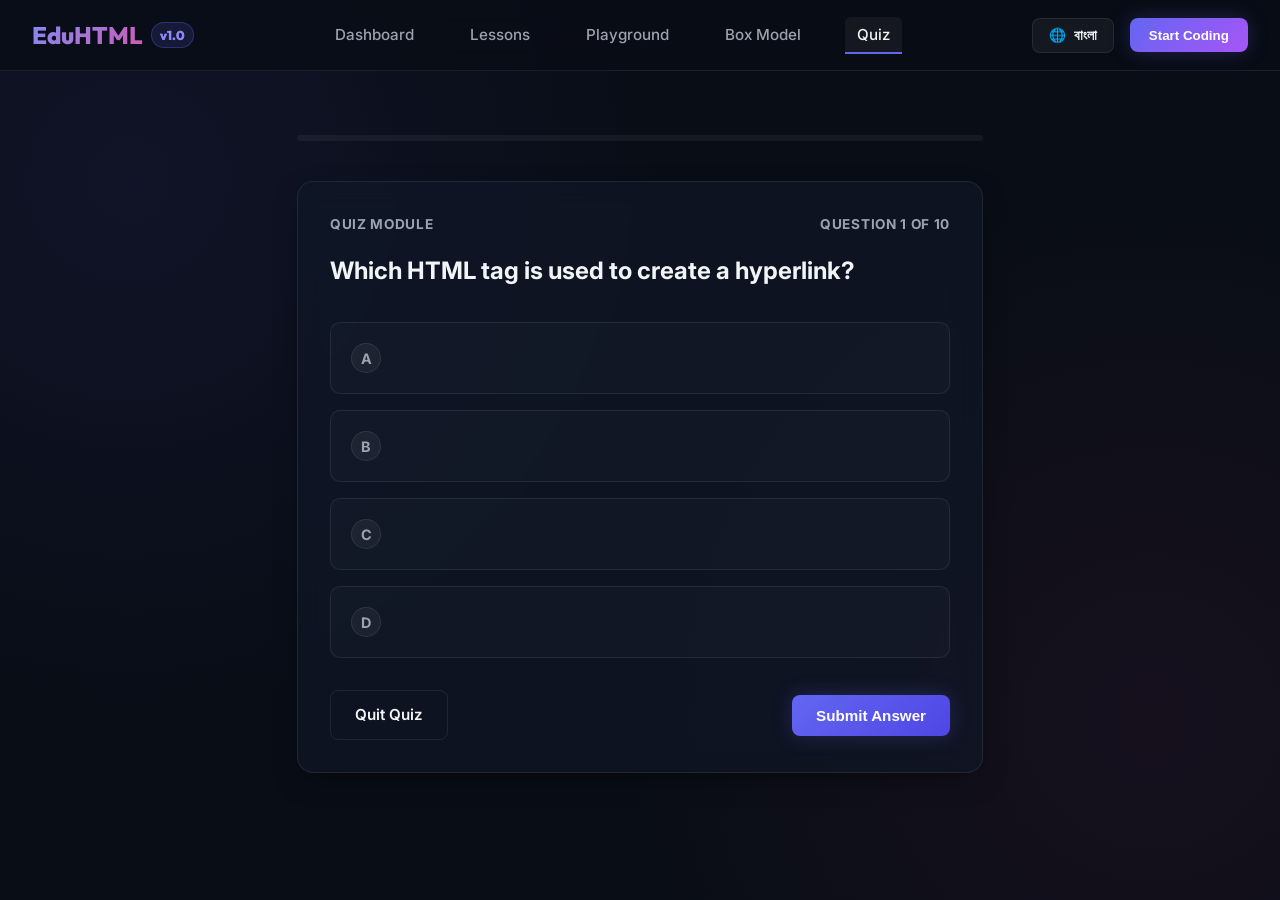
<file: eduhtml/quiz.html>
<!DOCTYPE html>
<html lang="en">
<head>
    <meta charset="UTF-8">
    <meta name="viewport" content="width=device-width, initial-scale=1.0">
    <title>Quiz Challenge - EduHTML</title>
    <link rel="stylesheet" href="assets/css/style.css">
</head>
<body>

    <header>
        <div class="container">
            <div class="header-wrapper">
                <div class="logo-area">
                    <a href="index.html">EduHTML <span data-translate="logo-subtitle">v1.0</span></a>
                </div>
                <nav class="menu-area">
                    <ul>
                        <li><a href="index.html" data-translate="nav-dashboard">Dashboard</a></li>
                        <li><a href="lessons.html" data-translate="nav-lessons">Lessons</a></li>
                        <li><a href="playground.html" data-translate="nav-playground">Playground</a></li>
                        <li><a href="box-model.html" data-translate="nav-box-model">Box Model</a></li>
                        <li><a href="quiz.html" data-translate="nav-quiz">Quiz</a></li>
                    </ul>
                </nav>
                <div style="display: flex; align-items: center;">
                    <div class="lang-switch-wrapper">
                        <button class="lang-switch-btn" id="lang-switch-btn">🌐 <span id="lang-switch-btn-text">বাংলা</span></button>
                    </div>
                    <div class="header-button">
                        <button><a href="playground.html" data-translate="btn-start-coding">Start Coding</a></button>
                    </div>
                </div>
            </div>
        </div>
    </header>

    <main class="container quiz-container">
        <!-- Progress Bar -->
        <div class="quiz-progress-bar">
            <div class="quiz-progress-fill" id="quiz-progress"></div>
        </div>

        <!-- Quiz Card -->
        <div class="glass-card id-quiz-card" id="quiz-box">
            <div style="display: flex; justify-content: space-between; font-size: 0.85rem; color: var(--text-secondary); margin-bottom: 1rem; font-weight:700; letter-spacing:0.05em; text-transform:uppercase;">
                <span data-translate="quiz-header-label">Quiz Module</span>
                <span id="question-counter">Question 1 of 10</span>
            </div>
            
            <h2 id="question-text">Loading Question...</h2>

            <div class="quiz-options" id="options-container">
                <!-- Loaded dynamically -->
            </div>

            <!-- Correction Feedback -->
            <div class="explanation-box" id="explanation-box"></div>

            <div class="quiz-actions">
                <a href="index.html" class="btn btn-outline" data-translate="btn-quit-quiz">Quit Quiz</a>
                <button class="btn btn-primary" id="action-btn" disabled>Submit Answer</button>
            </div>
        </div>

        <!-- Completion / Results Card (hidden by default) -->
        <div class="glass-card results-card" id="results-box" style="display: none;">
            <div class="results-score-circle" id="score-circle">10/10</div>
            <h2 id="results-headline">Quiz Completed!</h2>
            <p id="results-paragraph">Excellent work! You have answered all questions correctly and unlocked the Quiz Master badge.</p>
            <div style="display: flex; gap: 1rem; justify-content: center;">
                <button class="btn btn-outline" onclick="restartQuiz()" data-translate="btn-retry-quiz">Retry Quiz</button>
                <button class="btn btn-primary" id="claim-badge-btn" data-translate="btn-claim-badge">Claim Badge & Save Progress</button>
            </div>
        </div>
    </main>

    <script src="assets/js/app.js"></script>
    <script>
        // Set quiz page layout translations
        if (typeof EduHTML !== 'undefined') {
            Object.assign(EduHTML.translations.en, {
                "quiz-header-label": "Quiz Module",
                "btn-quit-quiz": "Quit Quiz",
                "btn-retry-quiz": "Retry Quiz",
                "btn-claim-badge": "Claim Badge & Save Progress"
            });
            Object.assign(EduHTML.translations.bn, {
                "quiz-header-label": "কুইজ মডিউল",
                "btn-quit-quiz": "কুইজ বন্ধ করো",
                "btn-retry-quiz": "পুনরায় চেষ্টা করো",
                "btn-claim-badge": "ব্যাজ সংগ্রহ করো ও সেভ করো"
            });
        }
    </script>
    <script src="assets/js/quiz.js"></script>
</body>
</html>
</file>
<file: eduhtml/assets/css/style.css>
@import url('https://fonts.googleapis.com/css2?family=Fira+Code:wght@400;500&family=Inter:wght@300;400;500;600;700;800&family=Outfit:wght@400;500;600;700;800&display=swap');

:root {
    --bg-dark: #090d16;
    --bg-card: rgba(17, 24, 39, 0.7);
    --bg-card-hover: rgba(31, 41, 55, 0.85);
    --border-color: rgba(255, 255, 255, 0.08);
    --border-hover: rgba(99, 102, 241, 0.4);
    
    --text-primary: #f3f4f6;
    --text-secondary: #9ca3af;
    --text-muted: #6b7280;
    
    --primary: #6366f1;
    --primary-light: #818cf8;
    --primary-dark: #4f46e5;
    
    --accent-pink: #ec4899;
    --accent-purple: #a855f7;
    
    --success: #10b981;
    --warning: #f59e0b;
    --error: #ef4444;
    
    --font-sans: 'Inter', sans-serif;
    --font-display: 'Outfit', sans-serif;
    --font-mono: 'Fira Code', monospace;
    
    --transition-fast: 0.2s ease;
    --transition-normal: 0.3s ease;
    
    --glow-primary: 0 0 20px rgba(99, 102, 241, 0.25);
    --shadow-premium: 0 10px 30px -10px rgba(0, 0, 0, 0.5);
}

* {
    margin: 0;
    padding: 0;
    box-sizing: border-box;
}

body {
    background-color: var(--bg-dark);
    color: var(--text-primary);
    font-family: var(--font-sans);
    line-height: 1.6;
    min-height: 100vh;
    overflow-x: hidden;
    background-image: 
        radial-gradient(circle at 10% 20%, rgba(99, 102, 241, 0.08) 0%, transparent 40%),
        radial-gradient(circle at 90% 80%, rgba(236, 72, 153, 0.06) 0%, transparent 40%);
    background-attachment: fixed;
}

/* Custom Scrollbar */
::-webkit-scrollbar {
    width: 8px;
    height: 8px;
}
::-webkit-scrollbar-track {
    background: var(--bg-dark);
}
::-webkit-scrollbar-thumb {
    background: rgba(255, 255, 255, 0.15);
    border-radius: 4px;
}
::-webkit-scrollbar-thumb:hover {
    background: var(--primary);
}

/* Container */
.container {
    max-width: 1300px;
    margin: 0 auto;
    padding: 0 2rem;
}

/* Header */
header {
    background-color: rgba(9, 13, 22, 0.8);
    backdrop-filter: blur(12px);
    border-bottom: 1px solid var(--border-color);
    position: sticky;
    top: 0;
    z-index: 100;
}

.header-wrapper {
    display: flex;
    justify-content: space-between;
    align-items: center;
    height: 70px;
}

.logo-area a {
    font-family: var(--font-display);
    font-size: 1.5rem;
    font-weight: 800;
    text-decoration: none;
    color: var(--text-primary);
    background: linear-gradient(135deg, var(--primary-light), var(--accent-pink));
    -webkit-background-clip: text;
    -webkit-text-fill-color: transparent;
    display: flex;
    align-items: center;
    gap: 0.5rem;
}

.logo-area a span {
    font-size: 0.8rem;
    background: rgba(99, 102, 241, 0.15);
    border: 1px solid rgba(99, 102, 241, 0.3);
    color: var(--primary-light);
    padding: 0.1rem 0.5rem;
    border-radius: 9999px;
    -webkit-text-fill-color: var(--primary-light); /* Override text gradient */
}

.menu-area ul {
    display: flex;
    list-style: none;
    gap: 2rem;
}

.menu-area a {
    color: var(--text-secondary);
    text-decoration: none;
    font-weight: 500;
    font-size: 0.95rem;
    transition: var(--transition-fast);
    padding: 0.5rem 0.75rem;
    border-radius: 6px;
}

.menu-area a:hover, .menu-area li.active a {
    color: var(--text-primary);
    background-color: rgba(255, 255, 255, 0.05);
}

.menu-area li.active a {
    border-bottom: 2px solid var(--primary);
    border-radius: 6px 6px 0 0;
}

.header-button button {
    background: linear-gradient(135deg, var(--primary), var(--accent-purple));
    border: none;
    padding: 0.6rem 1.2rem;
    border-radius: 8px;
    font-weight: 600;
    cursor: pointer;
    box-shadow: var(--glow-primary);
    transition: var(--transition-normal);
}

.header-button button:hover {
    transform: translateY(-2px);
    box-shadow: 0 0 25px rgba(99, 102, 241, 0.4);
}

.header-button a {
    color: white;
    text-decoration: none;
}

/* Language Switch Button */
.lang-switch-wrapper {
    display: flex;
    align-items: center;
    margin-right: 1rem;
}

.lang-switch-btn {
    background: rgba(255, 255, 255, 0.05);
    border: 1px solid var(--border-color);
    color: var(--text-primary);
    padding: 0.5rem 1rem;
    border-radius: 8px;
    font-weight: 600;
    font-size: 0.85rem;
    cursor: pointer;
    transition: var(--transition-fast);
    display: inline-flex;
    align-items: center;
    gap: 0.5rem;
    font-family: var(--font-sans);
}

.lang-switch-btn:hover {
    background: rgba(255, 255, 255, 0.1);
    border-color: var(--primary-light);
}

/* CodeMirror Editor Styling Overrides */
.CodeMirror {
    height: 100% !important;
    font-family: var(--font-mono) !important;
    font-size: 0.95rem !important;
    background: #0b0f19 !important;
    color: #e2e8f0 !important;
}

.CodeMirror-gutters {
    background: #0d121f !important;
    border-right: 1px solid var(--border-color) !important;
}

.CodeMirror-linenumber {
    color: var(--text-muted) !important;
}

.editor-pane {
    position: absolute;
    top: 0;
    left: 0;
    width: 100%;
    height: 100%;
    display: none;
    flex-direction: column;
}

.editor-pane.active {
    display: flex;
}

/* Glass Card */
.glass-card {
    background: var(--bg-card);
    backdrop-filter: blur(12px);
    border: 1px solid var(--border-color);
    border-radius: 16px;
    padding: 2rem;
    box-shadow: var(--shadow-premium);
    transition: var(--transition-normal);
}

.glass-card:hover {
    border-color: var(--border-hover);
    transform: translateY(-4px);
}

/* Hero Section */
.hero-section {
    padding: 4rem 0;
    text-align: center;
    position: relative;
}

.hero-section h1 {
    font-family: var(--font-display);
    font-size: 3.5rem;
    font-weight: 800;
    line-height: 1.2;
    margin-bottom: 1.5rem;
    background: linear-gradient(to right, #ffffff, #d8b4fe, #818cf8);
    -webkit-background-clip: text;
    -webkit-text-fill-color: transparent;
}

.hero-section p {
    font-size: 1.2rem;
    color: var(--text-secondary);
    max-width: 700px;
    margin: 0 auto 2.5rem auto;
}

/* Buttons */
.btn {
    display: inline-flex;
    align-items: center;
    gap: 0.5rem;
    padding: 0.75rem 1.5rem;
    border-radius: 8px;
    font-weight: 600;
    text-decoration: none;
    cursor: pointer;
    transition: var(--transition-normal);
    border: none;
    font-size: 0.95rem;
}

.btn-primary {
    background: linear-gradient(135deg, var(--primary), var(--primary-dark));
    color: white;
    box-shadow: var(--glow-primary);
}

.btn-primary:hover {
    transform: translateY(-2px);
    box-shadow: 0 0 25px rgba(99, 102, 241, 0.4);
}

.btn-outline {
    background: transparent;
    color: var(--text-primary);
    border: 1px solid var(--border-color);
}

.btn-outline:hover {
    background: rgba(255, 255, 255, 0.05);
    border-color: var(--text-secondary);
}

/* Progress Tracker Dashboard */
.dashboard-grid {
    display: grid;
    grid-template-columns: 2fr 1fr;
    gap: 2rem;
    margin-bottom: 4rem;
}

@media (max-width: 900px) {
    .dashboard-grid {
        grid-template-columns: 1fr;
    }
}

.progress-header {
    display: flex;
    justify-content: space-between;
    align-items: center;
    margin-bottom: 1.5rem;
}

.progress-bar-container {
    width: 100%;
    height: 10px;
    background: rgba(255, 255, 255, 0.05);
    border-radius: 9999px;
    overflow: hidden;
    margin-bottom: 2rem;
    border: 1px solid var(--border-color);
}

.progress-bar-fill {
    height: 100%;
    width: 0%;
    background: linear-gradient(to right, var(--primary), var(--accent-pink));
    border-radius: 9999px;
    transition: width 0.5s ease-out;
}

/* Learning Roadmap Path */
.roadmap-title {
    font-family: var(--font-display);
    font-size: 1.75rem;
    margin-bottom: 1.5rem;
    display: flex;
    align-items: center;
    gap: 0.5rem;
}

.roadmap-list {
    display: flex;
    flex-direction: column;
    gap: 1.2rem;
}

.roadmap-step {
    display: flex;
    align-items: center;
    gap: 1.5rem;
    padding: 1.25rem;
    border-radius: 12px;
    background: rgba(255, 255, 255, 0.02);
    border: 1px solid var(--border-color);
    transition: var(--transition-normal);
    text-decoration: none;
    color: inherit;
}

.roadmap-step:hover {
    background: rgba(255, 255, 255, 0.04);
    border-color: rgba(99, 102, 241, 0.2);
}

.step-number {
    width: 45px;
    height: 45px;
    border-radius: 50%;
    background: rgba(255, 255, 255, 0.05);
    border: 1px solid var(--border-color);
    display: flex;
    align-items: center;
    justify-content: center;
    font-family: var(--font-display);
    font-weight: 700;
    font-size: 1.1rem;
    color: var(--text-secondary);
    flex-shrink: 0;
}

.roadmap-step.completed .step-number {
    background: rgba(16, 185, 129, 0.15);
    border-color: var(--success);
    color: var(--success);
}

.roadmap-step.active .step-number {
    background: rgba(99, 102, 241, 0.15);
    border-color: var(--primary);
    color: var(--primary-light);
    box-shadow: 0 0 10px rgba(99, 102, 241, 0.2);
}

.step-details {
    flex-grow: 1;
}

.step-details h3 {
    font-size: 1.1rem;
    font-weight: 600;
    margin-bottom: 0.25rem;
}

.step-details p {
    font-size: 0.85rem;
    color: var(--text-secondary);
}

.step-badge {
    padding: 0.25rem 0.6rem;
    border-radius: 9999px;
    font-size: 0.75rem;
    font-weight: 600;
    background: rgba(255, 255, 255, 0.05);
    color: var(--text-secondary);
}

.roadmap-step.completed .step-badge {
    background: rgba(16, 185, 129, 0.15);
    color: var(--success);
}

.roadmap-step.active .step-badge {
    background: rgba(99, 102, 241, 0.15);
    color: var(--primary-light);
}

/* Sidebar Badges / Stats */
.stats-card {
    display: flex;
    flex-direction: column;
    gap: 1.5rem;
}

.stat-item {
    display: flex;
    align-items: center;
    gap: 1rem;
}

.stat-icon {
    font-size: 2rem;
    width: 50px;
    height: 50px;
    background: rgba(255, 255, 255, 0.03);
    border: 1px solid var(--border-color);
    border-radius: 12px;
    display: flex;
    align-items: center;
    justify-content: center;
}

.stat-info h4 {
    font-size: 0.85rem;
    color: var(--text-secondary);
    text-transform: uppercase;
    letter-spacing: 0.05em;
}

.stat-info p {
    font-family: var(--font-display);
    font-size: 1.5rem;
    font-weight: 700;
}

/* Badges section */
.badges-container {
    margin-top: 1rem;
}

.badges-grid {
    display: grid;
    grid-template-columns: repeat(3, 1fr);
    gap: 0.75rem;
    margin-top: 1rem;
}

.badge-item {
    display: flex;
    flex-direction: column;
    align-items: center;
    padding: 0.75rem;
    border-radius: 8px;
    background: rgba(255, 255, 255, 0.02);
    border: 1px solid var(--border-color);
    text-align: center;
    opacity: 0.3;
    transition: var(--transition-normal);
}

.badge-item.unlocked {
    opacity: 1;
    background: rgba(99, 102, 241, 0.05);
    border-color: rgba(99, 102, 241, 0.25);
}

.badge-icon {
    font-size: 1.75rem;
    margin-bottom: 0.25rem;
}

.badge-item span {
    font-size: 0.7rem;
    font-weight: 500;
    color: var(--text-secondary);
}

/* PLAYGROUND PAGE */
.playground-layout {
    display: grid;
    grid-template-columns: 1fr 1fr;
    height: calc(100vh - 70px);
}

@media (max-width: 900px) {
    .playground-layout {
        grid-template-columns: 1fr;
        grid-template-rows: 1fr 1fr;
        height: auto;
    }
}

.editor-sidebar {
    border-right: 1px solid var(--border-color);
    display: flex;
    flex-direction: column;
    height: 100%;
    overflow: hidden;
}

.editor-tabs {
    display: flex;
    background: #0d121f;
    border-bottom: 1px solid var(--border-color);
    padding: 0 1rem;
}

.tab-btn {
    background: transparent;
    border: none;
    color: var(--text-secondary);
    padding: 0.75rem 1.25rem;
    font-family: var(--font-sans);
    font-weight: 600;
    cursor: pointer;
    transition: var(--transition-fast);
    border-bottom: 2px solid transparent;
}

.tab-btn:hover {
    color: var(--text-primary);
}

.tab-btn.active {
    color: var(--primary-light);
    border-bottom-color: var(--primary);
}

.editor-panes {
    flex-grow: 1;
    position: relative;
    background: #0b0f19;
}

.editor-pane {
    position: absolute;
    top: 0;
    left: 0;
    width: 100%;
    height: 100%;
    display: none;
    flex-direction: column;
}

.editor-pane.active {
    display: flex;
}

.editor-pane textarea {
    width: 100%;
    height: 100%;
    background: #0b0f19;
    border: none;
    resize: none;
    color: #e2e8f0;
    font-family: var(--font-mono);
    font-size: 0.95rem;
    padding: 1.5rem;
    outline: none;
    line-height: 1.5;
}

/* Quick Insertion Toolbar */
.toolbar {
    background: #0d121f;
    border-top: 1px solid var(--border-color);
    padding: 0.5rem 1rem;
    display: flex;
    gap: 0.5rem;
    overflow-x: auto;
    align-items: center;
}

.toolbar span {
    font-size: 0.75rem;
    color: var(--text-muted);
    font-weight: 600;
    margin-right: 0.5rem;
    white-space: nowrap;
}

.tool-btn {
    background: rgba(255, 255, 255, 0.05);
    border: 1px solid var(--border-color);
    color: var(--text-secondary);
    padding: 0.25rem 0.5rem;
    border-radius: 4px;
    font-family: var(--font-mono);
    font-size: 0.75rem;
    cursor: pointer;
    transition: var(--transition-fast);
}

.tool-btn:hover {
    background: rgba(99, 102, 241, 0.15);
    color: var(--primary-light);
    border-color: rgba(99, 102, 241, 0.3);
}

/* Templates sidebar/panel */
.templates-panel {
    background: #0a0e17;
    border-bottom: 1px solid var(--border-color);
    padding: 1rem;
    display: flex;
    flex-direction: column;
    gap: 0.5rem;
}

.templates-header {
    font-size: 0.8rem;
    font-weight: 700;
    color: var(--text-secondary);
    text-transform: uppercase;
    letter-spacing: 0.05em;
}

.templates-list {
    display: flex;
    gap: 0.5rem;
    overflow-x: auto;
}

.template-btn {
    background: rgba(255, 255, 255, 0.03);
    border: 1px solid var(--border-color);
    color: var(--text-primary);
    padding: 0.5rem 1rem;
    border-radius: 6px;
    font-size: 0.85rem;
    cursor: pointer;
    white-space: nowrap;
    transition: var(--transition-fast);
}

.template-btn:hover {
    background: rgba(99, 102, 241, 0.1);
    border-color: var(--primary);
}

/* Preview Side */
.preview-pane {
    display: flex;
    flex-direction: column;
    height: 100%;
    background: white;
}

.preview-header {
    background: #0d121f;
    border-bottom: 1px solid var(--border-color);
    padding: 0.5rem 1.5rem;
    display: flex;
    justify-content: space-between;
    align-items: center;
    height: 42px;
}

.preview-title {
    font-size: 0.85rem;
    font-weight: 600;
    color: var(--text-secondary);
}

.preview-status {
    width: 8px;
    height: 8px;
    background: var(--success);
    border-radius: 50%;
}

.preview-frame {
    flex-grow: 1;
    width: 100%;
    border: none;
    background: white;
}

/* LESSONS PAGE */
.lessons-layout {
    padding: 3rem 0;
    max-width: 1000px;
    margin: 0 auto;
}

.lesson-navigation {
    display: flex;
    justify-content: space-between;
    align-items: center;
    margin-bottom: 2rem;
}

.lesson-card {
    background: var(--bg-card);
    border: 1px solid var(--border-color);
    border-radius: 16px;
    padding: 3rem;
    margin-bottom: 2rem;
}

.lesson-header {
    border-bottom: 1px solid var(--border-color);
    padding-bottom: 1.5rem;
    margin-bottom: 2rem;
}

.lesson-category {
    color: var(--primary-light);
    font-size: 0.9rem;
    font-weight: 700;
    text-transform: uppercase;
    letter-spacing: 0.05em;
    margin-bottom: 0.5rem;
}

.lesson-header h2 {
    font-family: var(--font-display);
    font-size: 2.25rem;
    font-weight: 700;
}

.lesson-content h3 {
    font-family: var(--font-display);
    font-size: 1.4rem;
    margin: 1.75rem 0 1rem 0;
}

.lesson-content p {
    color: var(--text-secondary);
    margin-bottom: 1.25rem;
}

.code-demo {
    background: #0b0f19;
    border: 1px solid var(--border-color);
    border-radius: 8px;
    padding: 1.25rem;
    font-family: var(--font-mono);
    font-size: 0.85rem;
    color: #e2e8f0;
    margin: 1.5rem 0;
    overflow-x: auto;
    position: relative;
}

.code-demo-label {
    position: absolute;
    top: 0;
    right: 0;
    background: rgba(255, 255, 255, 0.05);
    font-family: var(--font-sans);
    font-size: 0.7rem;
    padding: 0.2rem 0.5rem;
    border-radius: 0 7px 0 7px;
    color: var(--text-secondary);
}

.visual-preview {
    background: white;
    color: #1e293b;
    padding: 1.5rem;
    border-radius: 8px;
    border: 1px solid var(--border-color);
    margin: 1.5rem 0;
}

/* Practice question inside lesson */
.lesson-quiz-box {
    margin-top: 3rem;
    background: rgba(99, 102, 241, 0.05);
    border: 1px solid rgba(99, 102, 241, 0.15);
    border-radius: 12px;
    padding: 2rem;
}

.lesson-quiz-box h4 {
    font-family: var(--font-display);
    font-size: 1.15rem;
    margin-bottom: 0.75rem;
    color: var(--primary-light);
}

.lesson-quiz-options {
    display: flex;
    flex-direction: column;
    gap: 0.75rem;
    margin-top: 1rem;
}

.lesson-quiz-option {
    background: rgba(255, 255, 255, 0.02);
    border: 1px solid var(--border-color);
    padding: 1rem;
    border-radius: 8px;
    cursor: pointer;
    font-size: 0.9rem;
    transition: var(--transition-fast);
}

.lesson-quiz-option:hover {
    background: rgba(255, 255, 255, 0.05);
    border-color: var(--text-secondary);
}

.lesson-quiz-option.correct {
    background: rgba(16, 185, 129, 0.15);
    border-color: var(--success);
    color: #a7f3d0;
}

.lesson-quiz-option.incorrect {
    background: rgba(239, 68, 68, 0.15);
    border-color: var(--error);
    color: #fca5a5;
}

/* BOX MODEL VISUALIZER */
.box-model-grid {
    display: grid;
    grid-template-columns: 1fr 1fr;
    gap: 3rem;
    padding: 3rem 0;
}

@media (max-width: 900px) {
    .box-model-grid {
        grid-template-columns: 1fr;
    }
}

.control-panel {
    display: flex;
    flex-direction: column;
    gap: 1.5rem;
}

.control-group {
    background: rgba(255, 255, 255, 0.02);
    border: 1px solid var(--border-color);
    padding: 1.25rem;
    border-radius: 12px;
}

.control-group h3 {
    font-size: 0.95rem;
    font-weight: 700;
    color: var(--text-secondary);
    text-transform: uppercase;
    letter-spacing: 0.05em;
    margin-bottom: 1rem;
    display: flex;
    justify-content: space-between;
}

.slider-container {
    display: flex;
    flex-direction: column;
    gap: 1rem;
}

.slider-row {
    display: flex;
    justify-content: space-between;
    align-items: center;
    gap: 1rem;
}

.slider-row label {
    font-size: 0.85rem;
    color: var(--text-secondary);
    width: 60px;
}

.slider-row input[type="range"] {
    flex-grow: 1;
    accent-color: var(--primary);
}

.slider-row span {
    font-family: var(--font-mono);
    font-size: 0.85rem;
    width: 45px;
    text-align: right;
}

/* Nested box model graphic rendering */
.visualizer-pane {
    display: flex;
    flex-direction: column;
    align-items: center;
    justify-content: center;
}

.model-wrapper {
    background: rgba(0, 0, 0, 0.2);
    border: 1px dashed var(--border-color);
    border-radius: 16px;
    padding: 2.5rem;
    width: 100%;
    display: flex;
    justify-content: center;
    align-items: center;
    position: relative;
    min-height: 400px;
}

/* Styled Margin Box */
.box-margin {
    background: rgba(245, 158, 11, 0.15);
    border: 2px dashed #f59e0b;
    padding: 20px;
    border-radius: 8px;
    display: flex;
    align-items: center;
    justify-content: center;
    position: relative;
    width: 100%;
    transition: padding 0.15s ease-out;
}

.box-margin::before {
    content: 'MARGIN';
    position: absolute;
    top: 2px;
    left: 6px;
    font-size: 0.65rem;
    font-weight: 700;
    color: #f59e0b;
}

/* Styled Border Box */
.box-border {
    background: rgba(99, 102, 241, 0.15);
    border: 2px solid #6366f1;
    padding: 10px;
    border-radius: 6px;
    display: flex;
    align-items: center;
    justify-content: center;
    position: relative;
    width: 100%;
    transition: padding 0.15s ease-out;
}

.box-border::before {
    content: 'BORDER';
    position: absolute;
    top: 2px;
    left: 6px;
    font-size: 0.65rem;
    font-weight: 700;
    color: #818cf8;
}

/* Styled Padding Box */
.box-padding {
    background: rgba(16, 185, 129, 0.15);
    border: 2px dashed #10b981;
    padding: 20px;
    border-radius: 4px;
    display: flex;
    align-items: center;
    justify-content: center;
    position: relative;
    width: 100%;
    transition: padding 0.15s ease-out;
}

.box-padding::before {
    content: 'PADDING';
    position: absolute;
    top: 2px;
    left: 6px;
    font-size: 0.65rem;
    font-weight: 700;
    color: #10b981;
}

/* Content Element */
.box-content {
    background: #ec4899;
    color: white;
    border-radius: 2px;
    display: flex;
    align-items: center;
    justify-content: center;
    font-weight: 600;
    font-size: 0.85rem;
    width: 120px;
    height: 80px;
    text-align: center;
    transition: width 0.15s ease-out, height 0.15s ease-out;
    position: relative;
    box-shadow: 0 4px 15px rgba(236, 72, 153, 0.3);
}

.box-content::before {
    content: 'CONTENT';
    position: absolute;
    top: 2px;
    left: 6px;
    font-size: 0.65rem;
    font-weight: 700;
    color: rgba(255, 255, 255, 0.8);
}

/* Live CSS output code box */
.box-code-output {
    width: 100%;
    background: #0b0f19;
    border: 1px solid var(--border-color);
    border-radius: 12px;
    padding: 1.5rem;
    font-family: var(--font-mono);
    font-size: 0.9rem;
    color: #a7f3d0;
    margin-top: 1.5rem;
}

/* QUIZ PAGE */
.quiz-container {
    max-width: 750px;
    margin: 4rem auto;
}

.quiz-progress-bar {
    width: 100%;
    height: 6px;
    background: rgba(255, 255, 255, 0.05);
    border-radius: 9999px;
    margin-bottom: 2.5rem;
    overflow: hidden;
}

.quiz-progress-fill {
    height: 100%;
    width: 0%;
    background: var(--primary);
    border-radius: 9999px;
    transition: width 0.3s ease;
}

.quiz-card {
    background: var(--bg-card);
    border: 1px solid var(--border-color);
    border-radius: 16px;
    padding: 3rem;
    box-shadow: var(--shadow-premium);
}

.quiz-card h2 {
    font-family: var(--font-display);
    font-size: 1.5rem;
    margin-bottom: 1.5rem;
}

.quiz-options {
    display: flex;
    flex-direction: column;
    gap: 1rem;
    margin-top: 2rem;
}

.quiz-option {
    display: flex;
    align-items: center;
    gap: 1rem;
    background: rgba(255, 255, 255, 0.02);
    border: 1px solid var(--border-color);
    padding: 1.25rem;
    border-radius: 10px;
    cursor: pointer;
    font-weight: 500;
    transition: var(--transition-fast);
}

.quiz-option:hover {
    background: rgba(255, 255, 255, 0.04);
    border-color: var(--primary);
}

.quiz-option.selected {
    background: rgba(99, 102, 241, 0.1);
    border-color: var(--primary);
}

.quiz-option-letter {
    width: 30px;
    height: 30px;
    border-radius: 50%;
    background: rgba(255, 255, 255, 0.05);
    border: 1px solid var(--border-color);
    display: flex;
    align-items: center;
    justify-content: center;
    font-weight: 700;
    font-size: 0.9rem;
    color: var(--text-secondary);
}

.quiz-option.selected .quiz-option-letter {
    background: var(--primary);
    border-color: var(--primary);
    color: white;
}

.quiz-actions {
    display: flex;
    justify-content: space-between;
    margin-top: 2rem;
    align-items: center;
}

.explanation-box {
    margin-top: 2rem;
    padding: 1.5rem;
    border-radius: 10px;
    display: none;
    border: 1px solid;
    animation: slideDown 0.3s ease-out;
}

.explanation-box.correct {
    display: block;
    background: rgba(16, 185, 129, 0.08);
    border-color: rgba(16, 185, 129, 0.2);
    color: #a7f3d0;
}

.explanation-box.incorrect {
    display: block;
    background: rgba(239, 68, 68, 0.08);
    border-color: rgba(239, 68, 68, 0.2);
    color: #fca5a5;
}

/* Results panel */
.results-card {
    text-align: center;
    padding: 4rem 3rem;
}

.results-score-circle {
    width: 140px;
    height: 140px;
    border-radius: 50%;
    border: 8px solid var(--primary);
    display: flex;
    align-items: center;
    justify-content: center;
    margin: 0 auto 2rem auto;
    font-family: var(--font-display);
    font-size: 2.5rem;
    font-weight: 800;
    color: var(--primary-light);
    box-shadow: var(--glow-primary);
}

.results-card h2 {
    font-family: var(--font-display);
    font-size: 2rem;
    margin-bottom: 1rem;
}

.results-card p {
    color: var(--text-secondary);
    max-width: 500px;
    margin: 0 auto 2.5rem auto;
}

/* Animations */
@keyframes slideDown {
    from {
        opacity: 0;
        transform: translateY(-10px);
    }
    to {
        opacity: 1;
        transform: translateY(0);
    }
}

/* Responsive fixes */
@media (max-width: 600px) {
    body {
        font-size: 14px;
    }
    .container {
        padding: 0 1rem;
    }
    .hero-section h1 {
        font-size: 2.25rem;
    }
    .lesson-card {
        padding: 1.5rem;
    }
    .quiz-card {
        padding: 1.5rem;
    }
}
</file>
